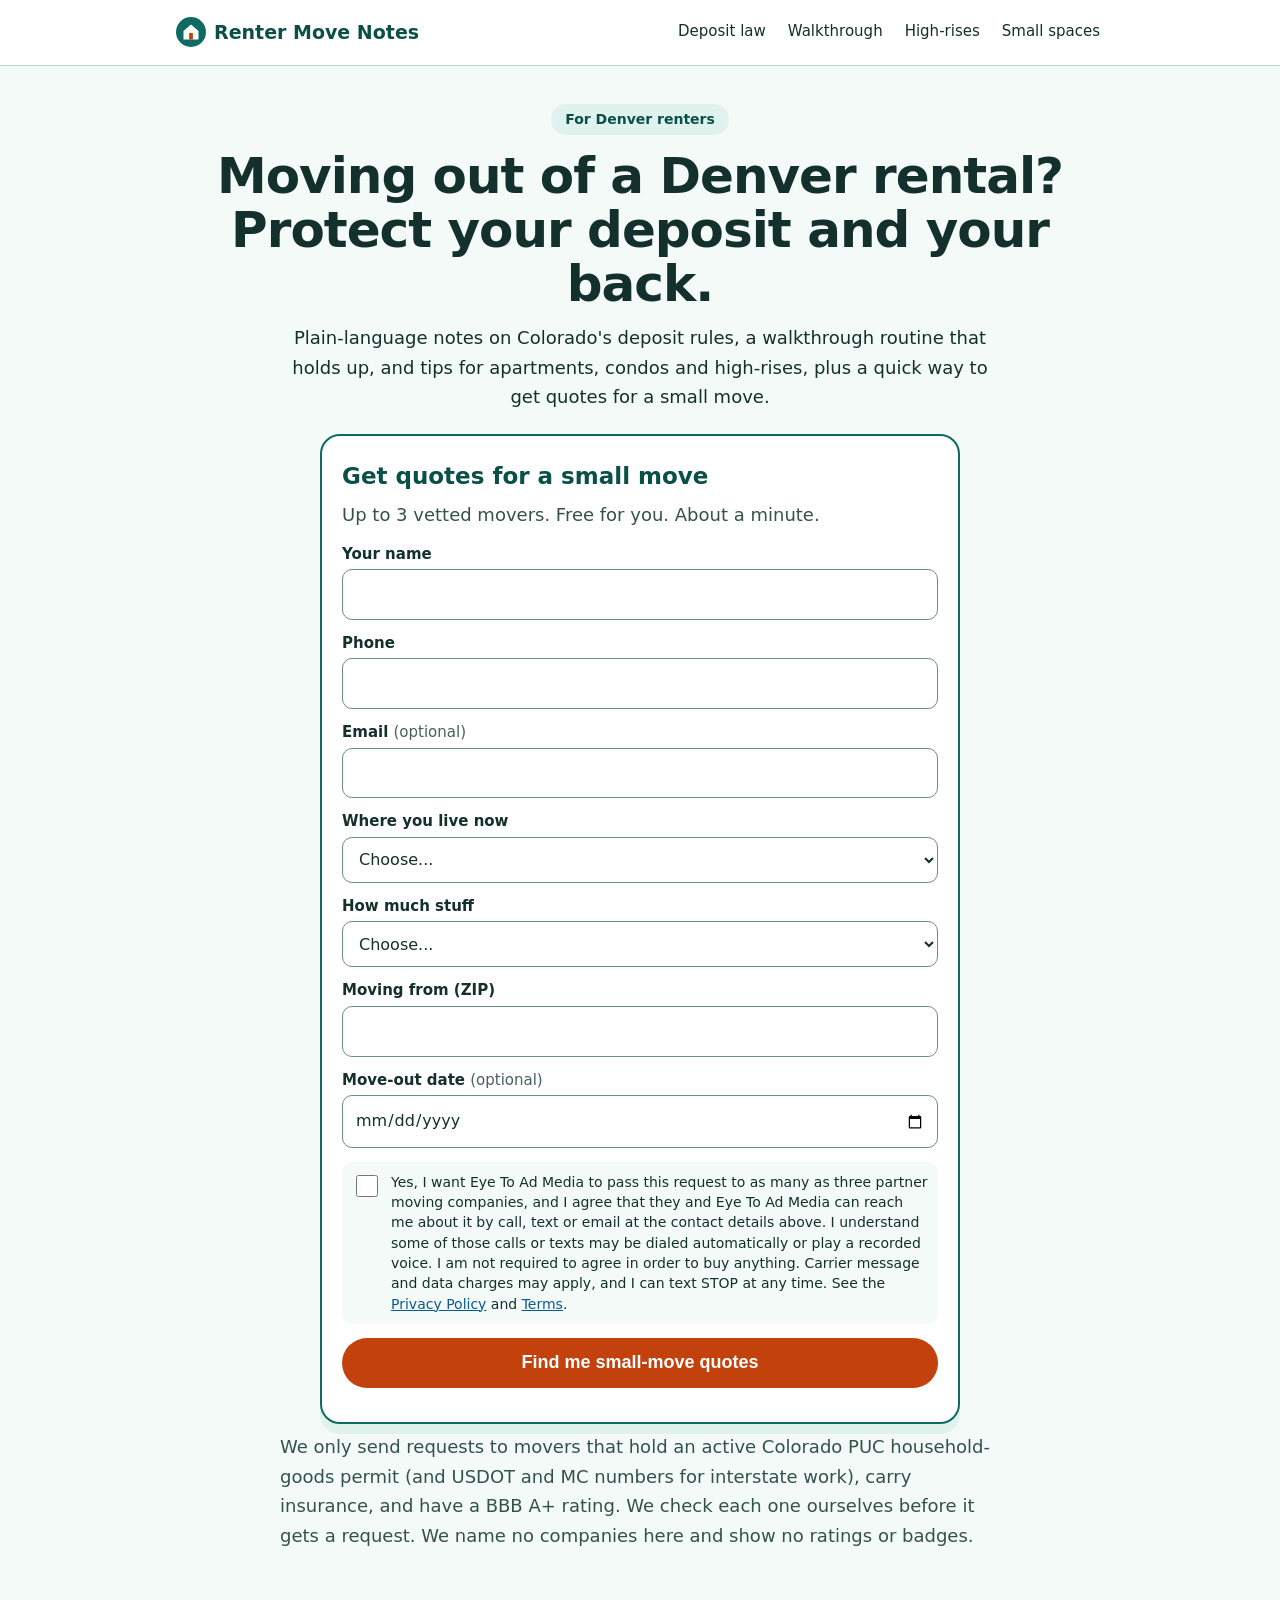
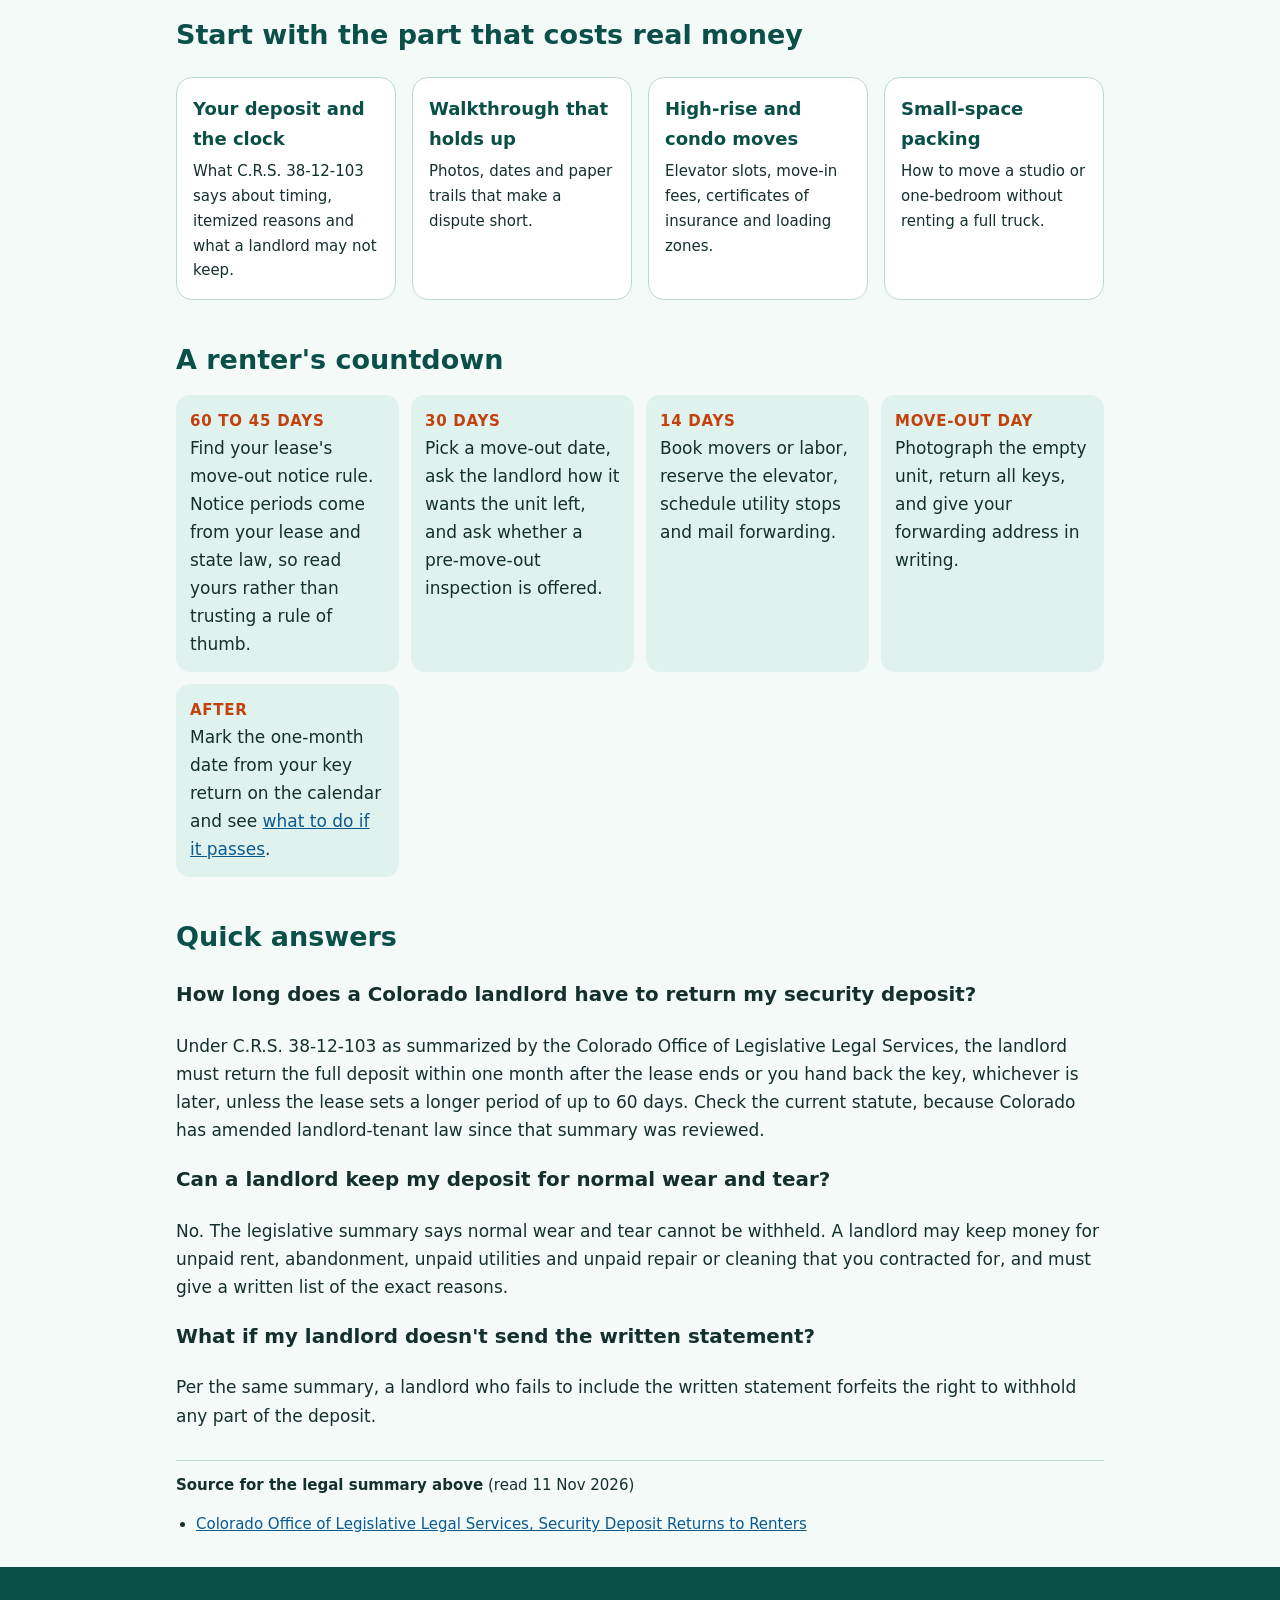
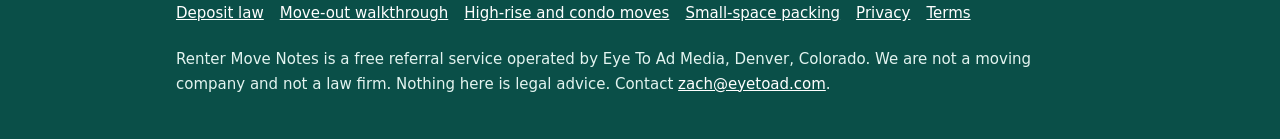
<file: index.html>
<!doctype html>
<html lang="en">
<head>
<meta charset="utf-8">
<meta name="viewport" content="width=device-width,initial-scale=1">
<meta http-equiv="Content-Security-Policy" content="default-src 'self'; script-src 'self'; style-src 'self'; img-src 'self' data:; connect-src https://clients.eyetoad.com; form-action https://clients.eyetoad.com; base-uri 'self'; object-src 'none'; upgrade-insecure-requests">
<meta name="referrer" content="strict-origin-when-cross-origin">
<title>Denver Renter Move-Out Guide: Deposit Law, Walkthrough, Small-Move Quotes</title>
<meta name="description" content="Moving out of a Denver rental? Colorado security deposit rules (C.R.S. 38-12-103), a walkthrough routine, high-rise move tips, and free quotes for small apartment moves.">
<link rel="canonical" href="https://bestdenvermover.com/">
<link rel="icon" href="/assets/icon.svg" type="image/svg+xml">
<link rel="stylesheet" href="/assets/site.css">
<meta property="og:type" content="website">
<meta property="og:title" content="Denver Renter Move-Out Guide: Deposit Law, Walkthrough, Small-Move Quotes">
<meta property="og:description" content="Moving out of a Denver rental? Colorado security deposit rules (C.R.S. 38-12-103), a walkthrough routine, high-rise move tips, and free quotes for small apartment moves.">
<meta property="og:url" content="https://bestdenvermover.com/">
<script type="application/ld+json">
{"@context": "https://schema.org", "@graph": [{"@type": "WebSite", "@id": "https://bestdenvermover.com/#site", "url": "https://bestdenvermover.com/", "name": "Renter Move Notes", "publisher": {"@id": "https://bestdenvermover.com/#org"}}, {"@type": "Organization", "@id": "https://bestdenvermover.com/#org", "name": "Eye To Ad Media", "url": "https://bestdenvermover.com/", "email": "zach@eyetoad.com", "areaServed": "Denver, Colorado"}, {"@type": "Service", "name": "Small-move quote referral for Denver renters", "serviceType": "Moving company referral", "description": "Free referral service for renters and apartment dwellers in Denver that passes a small-move request to up to three vetted movers. Not a moving company.", "provider": {"@id": "https://bestdenvermover.com/#org"}, "areaServed": {"@type": "City", "name": "Denver"}, "offers": {"@type": "Offer", "price": "0", "priceCurrency": "USD"}}, {"@type": "FAQPage", "mainEntity": [{"@type": "Question", "name": "How long does a Colorado landlord have to return my security deposit?", "acceptedAnswer": {"@type": "Answer", "text": "Under C.R.S. 38-12-103 as summarized by the Colorado Office of Legislative Legal Services, the landlord must return the full deposit within one month after the lease ends or you hand back the key, whichever is later, unless the lease sets a longer period of up to 60 days. Check the current statute, because Colorado has amended landlord-tenant law since that summary was reviewed."}}, {"@type": "Question", "name": "Can a landlord keep my deposit for normal wear and tear?", "acceptedAnswer": {"@type": "Answer", "text": "No. The legislative summary says normal wear and tear cannot be withheld. A landlord may keep money for unpaid rent, abandonment, unpaid utilities and unpaid repair or cleaning that you contracted for, and must give a written list of the exact reasons."}}, {"@type": "Question", "name": "What if my landlord doesn't send the written statement?", "acceptedAnswer": {"@type": "Answer", "text": "Per the same summary, a landlord who fails to include the written statement forfeits the right to withhold any part of the deposit."}}]}]}
</script>
</head>
<body>
<a class="skip" href="#main">Skip to content</a>
<header class="top"><div class="in">
<a class="mark" href="/" aria-label="Best Denver Mover home"><svg width="30" height="30" viewBox="0 0 32 32" aria-hidden="true"><circle cx="16" cy="16" r="16" fill="#0f6b62"/><path d="M8 15l8-7 8 7v9H8z" fill="#fff"/><rect x="14" y="17" width="4" height="7" fill="#c2410c"/></svg>Renter Move Notes</a>
<nav aria-label="Main"><a href="/security-deposit-law/">Deposit law</a><a href="/move-out-walkthrough/">Walkthrough</a><a href="/high-rise-and-condo/">High-rises</a><a href="/small-space-packing/">Small spaces</a></nav>
</div></header>
<main id="main">
<div class="wrap"><section class="hero">
<span class="pill">For Denver renters</span>
<h1>Moving out of a Denver rental? Protect your deposit and your back.</h1>
<p>Plain-language notes on Colorado's deposit rules, a walkthrough routine that holds up, and tips for apartments, condos and high-rises, plus a quick way to get quotes for a small move.</p>
<form id="quote" class="sheet-form" action="https://clients.eyetoad.com/lead/send.php" method="post" data-who="up to three local moving companies we have vetted" novalidate>
<h2 id="sheet-fh">Get quotes for a small move</h2>
<p class="sheet-sub">Up to 3 vetted movers. Free for you. About a minute.</p>
<div class="hp" aria-hidden="true"><label for="hp1">Leave this empty</label><input id="hp1" type="text" name="_honey" tabindex="-1" autocomplete="off"></div>
<input type="hidden" name="_t" value="">
<input type="hidden" name="service" value="Renter or apartment small-move quote (Denver)">
<label for="f-name">Your name</label>
<input id="f-name" name="name" type="text" autocomplete="name" required maxlength="80">
<label for="f-phone">Phone</label>
<input id="f-phone" name="phone" type="tel" inputmode="tel" autocomplete="tel" required maxlength="20">
<label for="f-email">Email <span class="opt">(optional)</span></label>
<input id="f-email" name="email" type="email" maxlength="120" autocomplete="email">
<label for="f-type">Where you live now</label>
<select id="f-type" name="building"><option value="">Choose...</option><option>Apartment, no elevator</option><option>Apartment with elevator</option><option>Condo or high-rise</option><option>Townhome</option><option>House</option></select>
<label for="f-size">How much stuff</label>
<select id="f-size" name="size"><option value="">Choose...</option><option>A few boxes and furniture (studio)</option><option>One bedroom</option><option>Two bedrooms</option><option>A single large item or two</option></select>
<label for="f-zip">Moving from (ZIP)</label>
<input id="f-zip" name="from_zip" type="text"  inputmode="numeric" maxlength="5" pattern="[0-9]{5}" autocomplete="postal-code">
<label for="f-date">Move-out date <span class="opt">(optional)</span></label>
<input id="f-date" name="move_date" type="date" maxlength="120" >

<div class="sheet-consent">
<input id="f-consent" type="checkbox" name="consent" value="yes" required>
<label for="f-consent" id="consent-text">Yes, I want Eye To Ad Media to pass this request to as many as three partner moving companies, and I agree that they and Eye To Ad Media can reach me about it by call, text or email at the contact details above. I understand some of those calls or texts may be dialed automatically or play a recorded voice. I am not required to agree in order to buy anything. Carrier message and data charges may apply, and I can text STOP at any time. See the <a href="/privacy/">Privacy Policy</a> and <a href="/terms/">Terms</a>.</label>
</div>
<button class="sheet-btn" type="submit" data-label="Find me small-move quotes">Find me small-move quotes</button>
<p id="form-msg" class="form-msg" role="status" aria-live="polite" tabindex="-1"></p>
</form>
<div id="form-done" class="sheet-done" hidden tabindex="-1"><h2>Got it. Thank you!</h2><p>A person looks it over, then up to three vetted movers get it. Expect a call or text soon, usually within a business day. Use the wait to read the <a href="/move-out-walkthrough/">move-out walkthrough guide</a>.</p></div>
<p class="fine">We only send requests to movers that hold an active Colorado PUC household-goods permit (and USDOT and MC numbers for interstate work), carry insurance, and have a BBB A+ rating. We check each one ourselves before it gets a request. We name no companies here and show no ratings or badges.</p>
</section>
<h2 class="sec">Start with the part that costs real money</h2>
<ul class="cards">
<li><a class="t" href="/security-deposit-law/">Your deposit and the clock</a><p>What C.R.S. 38-12-103 says about timing, itemized reasons and what a landlord may not keep.</p></li>
<li><a class="t" href="/move-out-walkthrough/">Walkthrough that holds up</a><p>Photos, dates and paper trails that make a dispute short.</p></li>
<li><a class="t" href="/high-rise-and-condo/">High-rise and condo moves</a><p>Elevator slots, move-in fees, certificates of insurance and loading zones.</p></li>
<li><a class="t" href="/small-space-packing/">Small-space packing</a><p>How to move a studio or one-bedroom without renting a full truck.</p></li></ul>
<h2 class="sec">A renter's countdown</h2>
<div class="clock">
<div><b>60 to 45 days</b>Find your lease's move-out notice rule. Notice periods come from your lease and state law, so read yours rather than trusting a rule of thumb.</div>
<div><b>30 days</b>Pick a move-out date, ask the landlord how it wants the unit left, and ask whether a pre-move-out inspection is offered.</div>
<div><b>14 days</b>Book movers or labor, reserve the elevator, schedule utility stops and mail forwarding.</div>
<div><b>Move-out day</b>Photograph the empty unit, return all keys, and give your forwarding address in writing.</div>
<div><b>After</b>Mark the one-month date from your key return on the calendar and see <a href="/security-deposit-law/">what to do if it passes</a>.</div></div>
<h2 class="sec">Quick answers</h2>
<h3>How long does a Colorado landlord have to return my security deposit?</h3><p>Under C.R.S. 38-12-103 as summarized by the Colorado Office of Legislative Legal Services, the landlord must return the full deposit within one month after the lease ends or you hand back the key, whichever is later, unless the lease sets a longer period of up to 60 days. Check the current statute, because Colorado has amended landlord-tenant law since that summary was reviewed.</p>
<h3>Can a landlord keep my deposit for normal wear and tear?</h3><p>No. The legislative summary says normal wear and tear cannot be withheld. A landlord may keep money for unpaid rent, abandonment, unpaid utilities and unpaid repair or cleaning that you contracted for, and must give a written list of the exact reasons.</p>
<h3>What if my landlord doesn't send the written statement?</h3><p>Per the same summary, a landlord who fails to include the written statement forfeits the right to withhold any part of the deposit.</p>
<div class="srcs"><strong>Source for the legal summary above</strong> (read 11 Nov 2026)<ul><li><a href="https://content.leg.colorado.gov/sites/default/files/security-deposit-returns-to-renters.pdf" rel="nofollow noopener">Colorado Office of Legislative Legal Services, Security Deposit Returns to Renters</a></li></ul></div>
</div>
</main>
<footer class="foot"><div class="wrap">
<ul class="links"><li><a href="/security-deposit-law/">Deposit law</a></li><li><a href="/move-out-walkthrough/">Move-out walkthrough</a></li><li><a href="/high-rise-and-condo/">High-rise and condo moves</a></li><li><a href="/small-space-packing/">Small-space packing</a></li><li><a href="/privacy/">Privacy</a></li><li><a href="/terms/">Terms</a></li></ul>
<p>Renter Move Notes is a free referral service operated by Eye To Ad Media, Denver, Colorado. We are not a moving company and not a law firm. Nothing here is legal advice. Contact <a href="mailto:zach@eyetoad.com">zach@eyetoad.com</a>.</p>
</div></footer>
<script src="/assets/lead.js" defer></script>
</body>
</html>
</file>
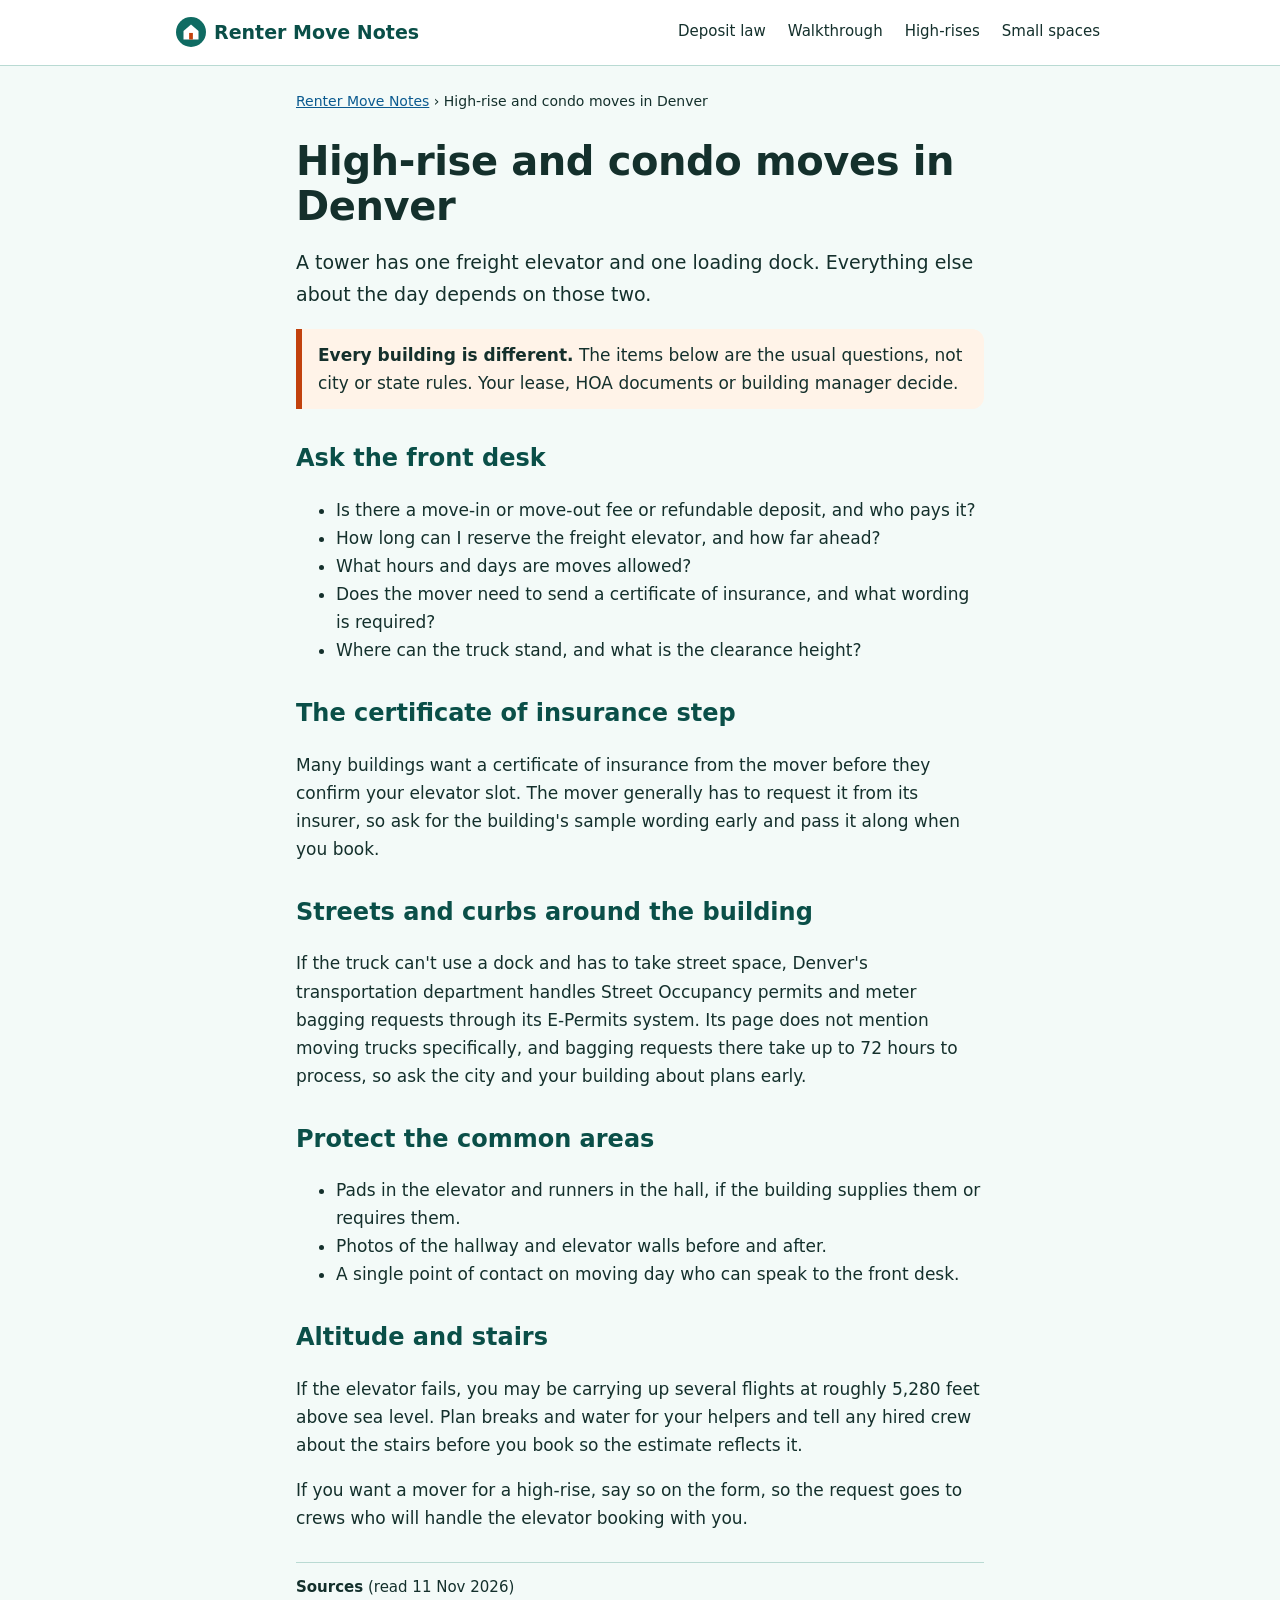
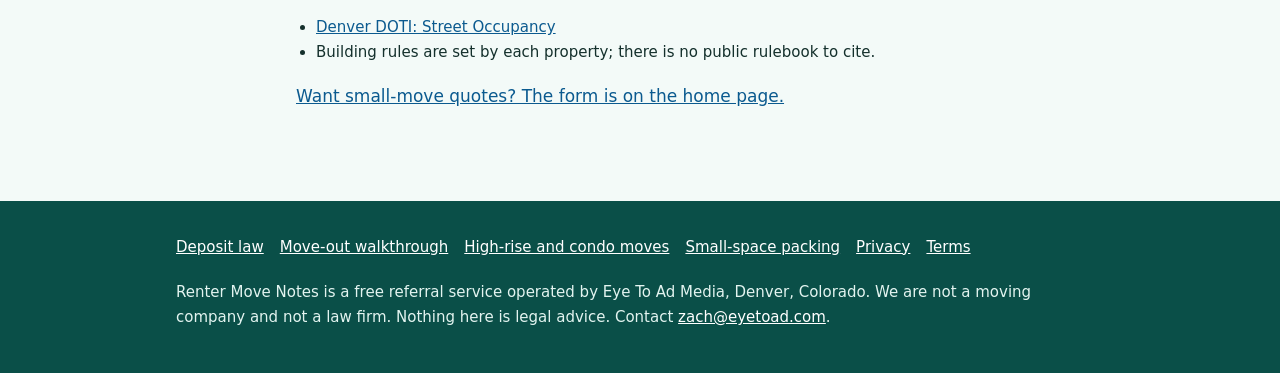
<file: high-rise-and-condo/index.html>
<!doctype html>
<html lang="en">
<head>
<meta charset="utf-8">
<meta name="viewport" content="width=device-width,initial-scale=1">
<meta http-equiv="Content-Security-Policy" content="default-src 'self'; script-src 'self'; style-src 'self'; img-src 'self' data:; form-action 'none'; base-uri 'self'; object-src 'none'; upgrade-insecure-requests">
<meta name="referrer" content="strict-origin-when-cross-origin">
<title>Moving Into or Out of a Denver High-Rise or Condo</title>
<meta name="description" content="What Denver high-rise and condo buildings commonly require for a move: elevator reservation, deposits, certificates of insurance and the loading zone.">
<link rel="canonical" href="https://bestdenvermover.com/high-rise-and-condo/">
<link rel="icon" href="/assets/icon.svg" type="image/svg+xml">
<link rel="stylesheet" href="/assets/site.css">
<meta property="og:type" content="website">
<meta property="og:title" content="Moving Into or Out of a Denver High-Rise or Condo">
<meta property="og:description" content="What Denver high-rise and condo buildings commonly require for a move: elevator reservation, deposits, certificates of insurance and the loading zone.">
<meta property="og:url" content="https://bestdenvermover.com/high-rise-and-condo/">
<script type="application/ld+json">
{"@context": "https://schema.org", "@graph": [{"@type": "WebSite", "@id": "https://bestdenvermover.com/#site", "url": "https://bestdenvermover.com/", "name": "Renter Move Notes", "publisher": {"@id": "https://bestdenvermover.com/#org"}}, {"@type": "Organization", "@id": "https://bestdenvermover.com/#org", "name": "Eye To Ad Media", "url": "https://bestdenvermover.com/", "email": "zach@eyetoad.com", "areaServed": "Denver, Colorado"}, {"@type": "Article", "headline": "High-rise and condo moves in Denver", "description": "What Denver high-rise and condo buildings commonly require for a move: elevator reservation, deposits, certificates of insurance and the loading zone.", "datePublished": "2026-11-11", "dateModified": "2026-11-11", "mainEntityOfPage": "https://bestdenvermover.com/high-rise-and-condo/", "author": {"@id": "https://bestdenvermover.com/#org"}, "publisher": {"@id": "https://bestdenvermover.com/#org"}}]}
</script>
</head>
<body>
<a class="skip" href="#main">Skip to content</a>
<header class="top"><div class="in">
<a class="mark" href="/" aria-label="Best Denver Mover home"><svg width="30" height="30" viewBox="0 0 32 32" aria-hidden="true"><circle cx="16" cy="16" r="16" fill="#0f6b62"/><path d="M8 15l8-7 8 7v9H8z" fill="#fff"/><rect x="14" y="17" width="4" height="7" fill="#c2410c"/></svg>Renter Move Notes</a>
<nav aria-label="Main"><a href="/security-deposit-law/">Deposit law</a><a href="/move-out-walkthrough/">Walkthrough</a><a href="/high-rise-and-condo/">High-rises</a><a href="/small-space-packing/">Small spaces</a></nav>
</div></header>
<main id="main">
<div class="post"><p class="crumb"><a href="/">Renter Move Notes</a> &rsaquo; High-rise and condo moves in Denver</p><h1>High-rise and condo moves in Denver</h1><p class="lede">A tower has one freight elevator and one loading dock. Everything else about the day depends on those two.</p><div class="heads-up"><strong>Every building is different.</strong> The items below are the usual questions, not city or state rules. Your lease, HOA documents or building manager decide.</div>
<h2>Ask the front desk</h2>
<ul><li>Is there a move-in or move-out fee or refundable deposit, and who pays it?</li><li>How long can I reserve the freight elevator, and how far ahead?</li><li>What hours and days are moves allowed?</li><li>Does the mover need to send a certificate of insurance, and what wording is required?</li><li>Where can the truck stand, and what is the clearance height?</li></ul>
<h2>The certificate of insurance step</h2>
<p>Many buildings want a certificate of insurance from the mover before they confirm your elevator slot. The mover generally has to request it from its insurer, so ask for the building's sample wording early and pass it along when you book.</p>
<h2>Streets and curbs around the building</h2>
<p>If the truck can't use a dock and has to take street space, Denver's transportation department handles Street Occupancy permits and meter bagging requests through its E-Permits system. Its page does not mention moving trucks specifically, and bagging requests there take up to 72 hours to process, so ask the city and your building about plans early.</p>
<h2>Protect the common areas</h2>
<ul><li>Pads in the elevator and runners in the hall, if the building supplies them or requires them.</li><li>Photos of the hallway and elevator walls before and after.</li><li>A single point of contact on moving day who can speak to the front desk.</li></ul>
<h2>Altitude and stairs</h2>
<p>If the elevator fails, you may be carrying up several flights at roughly 5,280 feet above sea level. Plan breaks and water for your helpers and tell any hired crew about the stairs before you book so the estimate reflects it.</p>
<p>If you want a mover for a high-rise, say so on the form, so the request goes to crews who will handle the elevator booking with you.</p><div class="srcs"><strong>Sources</strong> (read 11 Nov 2026)<ul><li><a href="https://www.denvergov.org/Government/Agencies-Departments-Offices/Agencies-Departments-Offices-Directory/Department-of-Transportation-and-Infrastructure/Programs-Services/Right-of-Way-Services/Street-Occupancy" rel="nofollow noopener">Denver DOTI: Street Occupancy</a></li><li>Building rules are set by each property; there is no public rulebook to cite.</li></ul></div><p><a href="/">Want small-move quotes? The form is on the home page.</a></p></div>
</main>
<footer class="foot"><div class="wrap">
<ul class="links"><li><a href="/security-deposit-law/">Deposit law</a></li><li><a href="/move-out-walkthrough/">Move-out walkthrough</a></li><li><a href="/high-rise-and-condo/">High-rise and condo moves</a></li><li><a href="/small-space-packing/">Small-space packing</a></li><li><a href="/privacy/">Privacy</a></li><li><a href="/terms/">Terms</a></li></ul>
<p>Renter Move Notes is a free referral service operated by Eye To Ad Media, Denver, Colorado. We are not a moving company and not a law firm. Nothing here is legal advice. Contact <a href="mailto:zach@eyetoad.com">zach@eyetoad.com</a>.</p>
</div></footer>

</body>
</html>
</file>
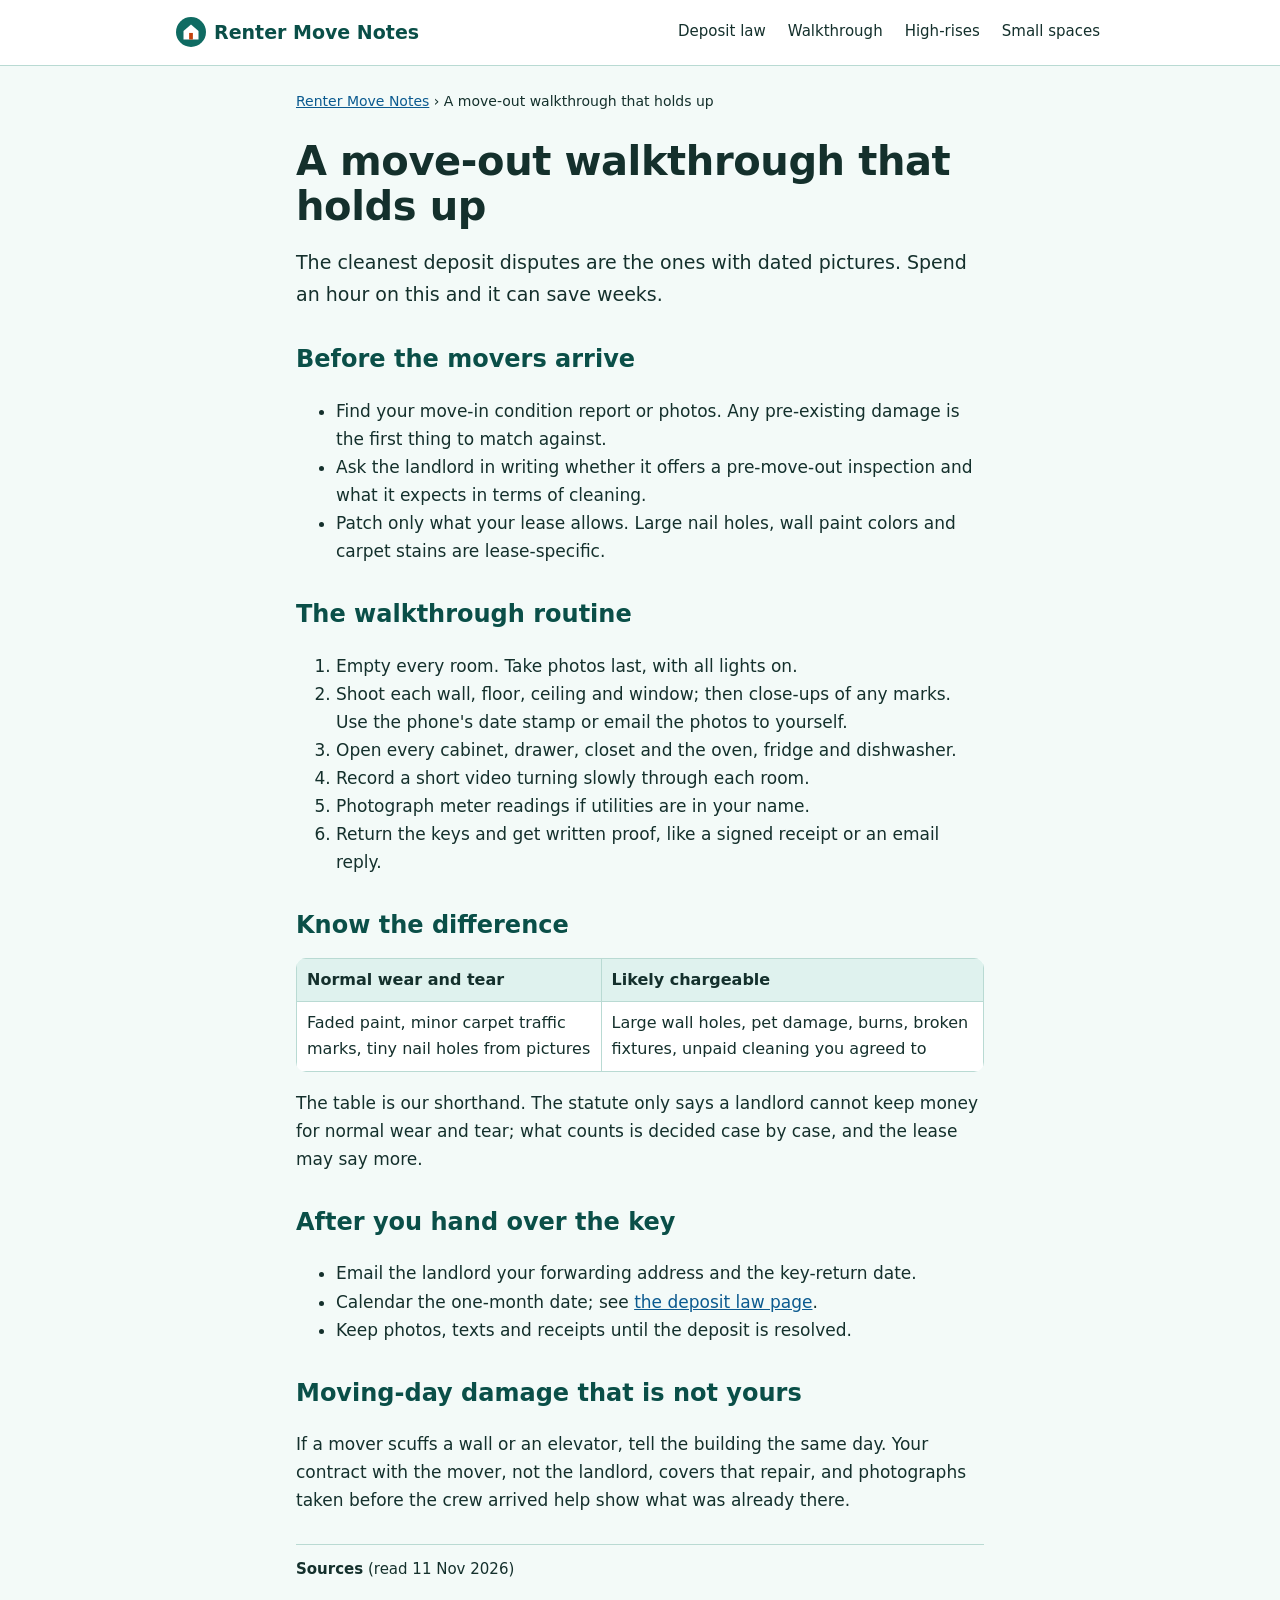
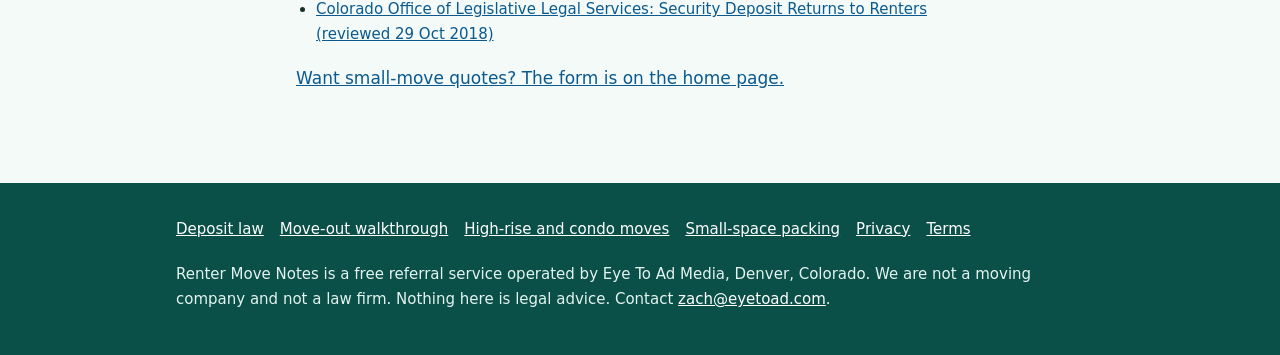
<file: move-out-walkthrough/index.html>
<!doctype html>
<html lang="en">
<head>
<meta charset="utf-8">
<meta name="viewport" content="width=device-width,initial-scale=1">
<meta http-equiv="Content-Security-Policy" content="default-src 'self'; script-src 'self'; style-src 'self'; img-src 'self' data:; form-action 'none'; base-uri 'self'; object-src 'none'; upgrade-insecure-requests">
<meta name="referrer" content="strict-origin-when-cross-origin">
<title>Move-Out Walkthrough Checklist for Denver Renters</title>
<meta name="description" content="How to photograph, document and hand back a Denver rental so a deposit dispute has less to argue about.">
<link rel="canonical" href="https://bestdenvermover.com/move-out-walkthrough/">
<link rel="icon" href="/assets/icon.svg" type="image/svg+xml">
<link rel="stylesheet" href="/assets/site.css">
<meta property="og:type" content="website">
<meta property="og:title" content="Move-Out Walkthrough Checklist for Denver Renters">
<meta property="og:description" content="How to photograph, document and hand back a Denver rental so a deposit dispute has less to argue about.">
<meta property="og:url" content="https://bestdenvermover.com/move-out-walkthrough/">
<script type="application/ld+json">
{"@context": "https://schema.org", "@graph": [{"@type": "WebSite", "@id": "https://bestdenvermover.com/#site", "url": "https://bestdenvermover.com/", "name": "Renter Move Notes", "publisher": {"@id": "https://bestdenvermover.com/#org"}}, {"@type": "Organization", "@id": "https://bestdenvermover.com/#org", "name": "Eye To Ad Media", "url": "https://bestdenvermover.com/", "email": "zach@eyetoad.com", "areaServed": "Denver, Colorado"}, {"@type": "Article", "headline": "A move-out walkthrough that holds up", "description": "How to photograph, document and hand back a Denver rental so a deposit dispute has less to argue about.", "datePublished": "2026-11-11", "dateModified": "2026-11-11", "mainEntityOfPage": "https://bestdenvermover.com/move-out-walkthrough/", "author": {"@id": "https://bestdenvermover.com/#org"}, "publisher": {"@id": "https://bestdenvermover.com/#org"}}]}
</script>
</head>
<body>
<a class="skip" href="#main">Skip to content</a>
<header class="top"><div class="in">
<a class="mark" href="/" aria-label="Best Denver Mover home"><svg width="30" height="30" viewBox="0 0 32 32" aria-hidden="true"><circle cx="16" cy="16" r="16" fill="#0f6b62"/><path d="M8 15l8-7 8 7v9H8z" fill="#fff"/><rect x="14" y="17" width="4" height="7" fill="#c2410c"/></svg>Renter Move Notes</a>
<nav aria-label="Main"><a href="/security-deposit-law/">Deposit law</a><a href="/move-out-walkthrough/">Walkthrough</a><a href="/high-rise-and-condo/">High-rises</a><a href="/small-space-packing/">Small spaces</a></nav>
</div></header>
<main id="main">
<div class="post"><p class="crumb"><a href="/">Renter Move Notes</a> &rsaquo; A move-out walkthrough that holds up</p><h1>A move-out walkthrough that holds up</h1><p class="lede">The cleanest deposit disputes are the ones with dated pictures. Spend an hour on this and it can save weeks.</p><h2>Before the movers arrive</h2>
<ul><li>Find your move-in condition report or photos. Any pre-existing damage is the first thing to match against.</li><li>Ask the landlord in writing whether it offers a pre-move-out inspection and what it expects in terms of cleaning.</li><li>Patch only what your lease allows. Large nail holes, wall paint colors and carpet stains are lease-specific.</li></ul>
<h2>The walkthrough routine</h2>
<ol><li>Empty every room. Take photos last, with all lights on.</li><li>Shoot each wall, floor, ceiling and window; then close-ups of any marks. Use the phone's date stamp or email the photos to yourself.</li><li>Open every cabinet, drawer, closet and the oven, fridge and dishwasher.</li><li>Record a short video turning slowly through each room.</li><li>Photograph meter readings if utilities are in your name.</li><li>Return the keys and get written proof, like a signed receipt or an email reply.</li></ol>
<h2>Know the difference</h2>
<table><tr><th>Normal wear and tear</th><th>Likely chargeable</th></tr>
<tr><td>Faded paint, minor carpet traffic marks, tiny nail holes from pictures</td><td>Large wall holes, pet damage, burns, broken fixtures, unpaid cleaning you agreed to</td></tr></table>
<p>The table is our shorthand. The statute only says a landlord cannot keep money for normal wear and tear; what counts is decided case by case, and the lease may say more.</p>
<h2>After you hand over the key</h2>
<ul><li>Email the landlord your forwarding address and the key-return date.</li><li>Calendar the one-month date; see <a href="/security-deposit-law/">the deposit law page</a>.</li><li>Keep photos, texts and receipts until the deposit is resolved.</li></ul>
<h2>Moving-day damage that is not yours</h2>
<p>If a mover scuffs a wall or an elevator, tell the building the same day. Your contract with the mover, not the landlord, covers that repair, and photographs taken before the crew arrived help show what was already there.</p><div class="srcs"><strong>Sources</strong> (read 11 Nov 2026)<ul><li><a href="https://content.leg.colorado.gov/sites/default/files/security-deposit-returns-to-renters.pdf" rel="nofollow noopener">Colorado Office of Legislative Legal Services: Security Deposit Returns to Renters (reviewed 29 Oct 2018)</a></li></ul></div><p><a href="/">Want small-move quotes? The form is on the home page.</a></p></div>
</main>
<footer class="foot"><div class="wrap">
<ul class="links"><li><a href="/security-deposit-law/">Deposit law</a></li><li><a href="/move-out-walkthrough/">Move-out walkthrough</a></li><li><a href="/high-rise-and-condo/">High-rise and condo moves</a></li><li><a href="/small-space-packing/">Small-space packing</a></li><li><a href="/privacy/">Privacy</a></li><li><a href="/terms/">Terms</a></li></ul>
<p>Renter Move Notes is a free referral service operated by Eye To Ad Media, Denver, Colorado. We are not a moving company and not a law firm. Nothing here is legal advice. Contact <a href="mailto:zach@eyetoad.com">zach@eyetoad.com</a>.</p>
</div></footer>

</body>
</html>
</file>
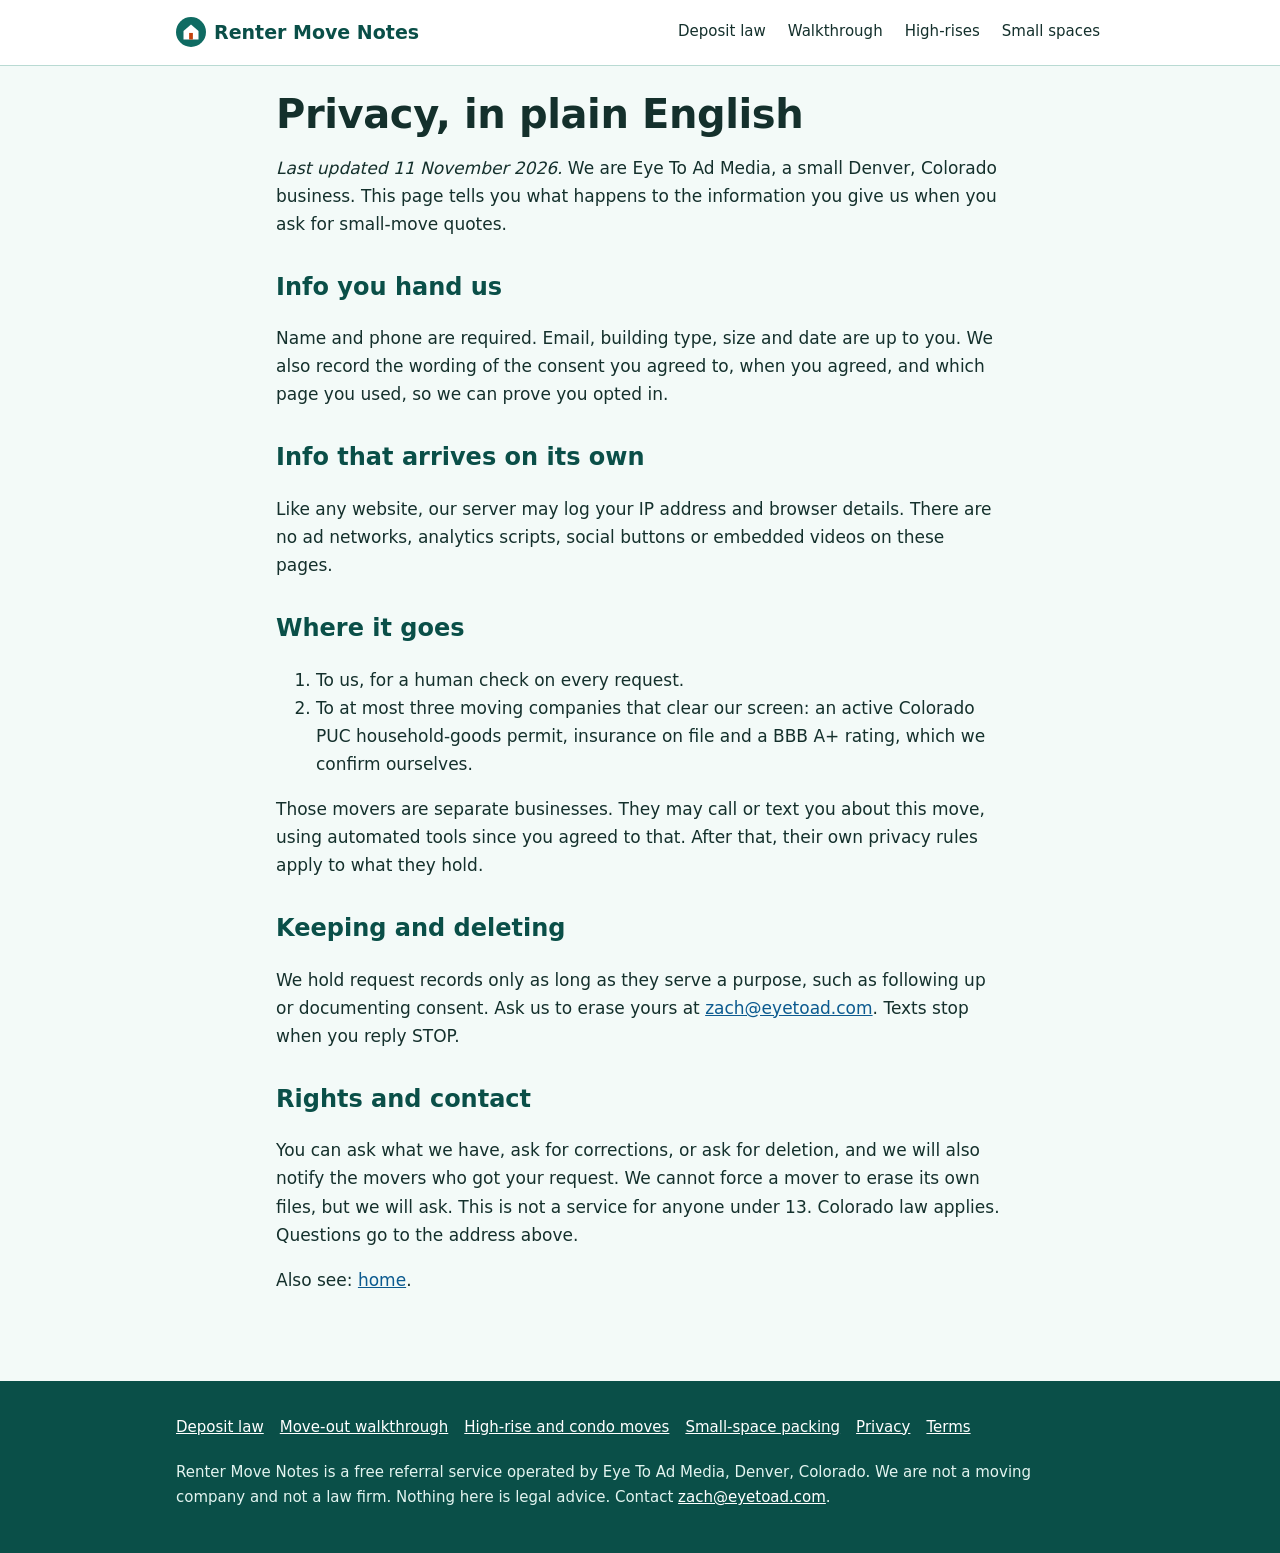
<file: privacy/index.html>
<!doctype html>
<html lang="en">
<head>
<meta charset="utf-8">
<meta name="viewport" content="width=device-width,initial-scale=1">
<meta http-equiv="Content-Security-Policy" content="default-src 'self'; script-src 'self'; style-src 'self'; img-src 'self' data:; form-action 'none'; base-uri 'self'; object-src 'none'; upgrade-insecure-requests">
<meta name="referrer" content="strict-origin-when-cross-origin">
<title>Privacy Policy | Renter Move Notes</title>
<meta name="description" content="Privacy and terms for the referral request form on bestdenvermover.com.">
<meta name="robots" content="noindex,follow">
<link rel="canonical" href="https://bestdenvermover.com/privacy/">
<link rel="icon" href="/assets/icon.svg" type="image/svg+xml">
<link rel="stylesheet" href="/assets/site.css">
<meta property="og:type" content="website">
<meta property="og:title" content="Privacy Policy | Renter Move Notes">
<meta property="og:description" content="Privacy and terms for the referral request form on bestdenvermover.com.">
<meta property="og:url" content="https://bestdenvermover.com/privacy/">
<script type="application/ld+json">
{"@context": "https://schema.org", "@graph": [{"@type": "WebSite", "@id": "https://bestdenvermover.com/#site", "url": "https://bestdenvermover.com/", "name": "Renter Move Notes", "publisher": {"@id": "https://bestdenvermover.com/#org"}}, {"@type": "Organization", "@id": "https://bestdenvermover.com/#org", "name": "Eye To Ad Media", "url": "https://bestdenvermover.com/", "email": "zach@eyetoad.com", "areaServed": "Denver, Colorado"}]}
</script>
</head>
<body>
<a class="skip" href="#main">Skip to content</a>
<header class="top"><div class="in">
<a class="mark" href="/" aria-label="Best Denver Mover home"><svg width="30" height="30" viewBox="0 0 32 32" aria-hidden="true"><circle cx="16" cy="16" r="16" fill="#0f6b62"/><path d="M8 15l8-7 8 7v9H8z" fill="#fff"/><rect x="14" y="17" width="4" height="7" fill="#c2410c"/></svg>Renter Move Notes</a>
<nav aria-label="Main"><a href="/security-deposit-law/">Deposit law</a><a href="/move-out-walkthrough/">Walkthrough</a><a href="/high-rise-and-condo/">High-rises</a><a href="/small-space-packing/">Small spaces</a></nav>
</div></header>
<main id="main">
<div class="legal art post doc"><h1>Privacy, in plain English</h1>
<p><em>Last updated 11 November 2026.</em> We are Eye To Ad Media, a small Denver, Colorado business. This page tells you what happens to the information you give us when you ask for small-move quotes.</p>
<h2>Info you hand us</h2>
<p>Name and phone are required. Email, building type, size and date are up to you. We also record the wording of the consent you agreed to, when you agreed, and which page you used, so we can prove you opted in.</p>
<h2>Info that arrives on its own</h2>
<p>Like any website, our server may log your IP address and browser details. There are no ad networks, analytics scripts, social buttons or embedded videos on these pages.</p>
<h2>Where it goes</h2>
<ol><li>To us, for a human check on every request.</li><li>To at most three moving companies that clear our screen: an active Colorado PUC household-goods permit, insurance on file and a BBB A+ rating, which we confirm ourselves.</li></ol>
<p>Those movers are separate businesses. They may call or text you about this move, using automated tools since you agreed to that. After that, their own privacy rules apply to what they hold.</p>
<h2>Keeping and deleting</h2>
<p>We hold request records only as long as they serve a purpose, such as following up or documenting consent. Ask us to erase yours at <a href="mailto:zach@eyetoad.com">zach@eyetoad.com</a>. Texts stop when you reply STOP.</p>
<h2>Rights and contact</h2>
<p>You can ask what we have, ask for corrections, or ask for deletion, and we will also notify the movers who got your request. We cannot force a mover to erase its own files, but we will ask. This is not a service for anyone under 13. Colorado law applies. Questions go to the address above.</p><p>Also see: <a href="/">home</a>.</p></div>
</main>
<footer class="foot"><div class="wrap">
<ul class="links"><li><a href="/security-deposit-law/">Deposit law</a></li><li><a href="/move-out-walkthrough/">Move-out walkthrough</a></li><li><a href="/high-rise-and-condo/">High-rise and condo moves</a></li><li><a href="/small-space-packing/">Small-space packing</a></li><li><a href="/privacy/">Privacy</a></li><li><a href="/terms/">Terms</a></li></ul>
<p>Renter Move Notes is a free referral service operated by Eye To Ad Media, Denver, Colorado. We are not a moving company and not a law firm. Nothing here is legal advice. Contact <a href="mailto:zach@eyetoad.com">zach@eyetoad.com</a>.</p>
</div></footer>

</body>
</html>
</file>
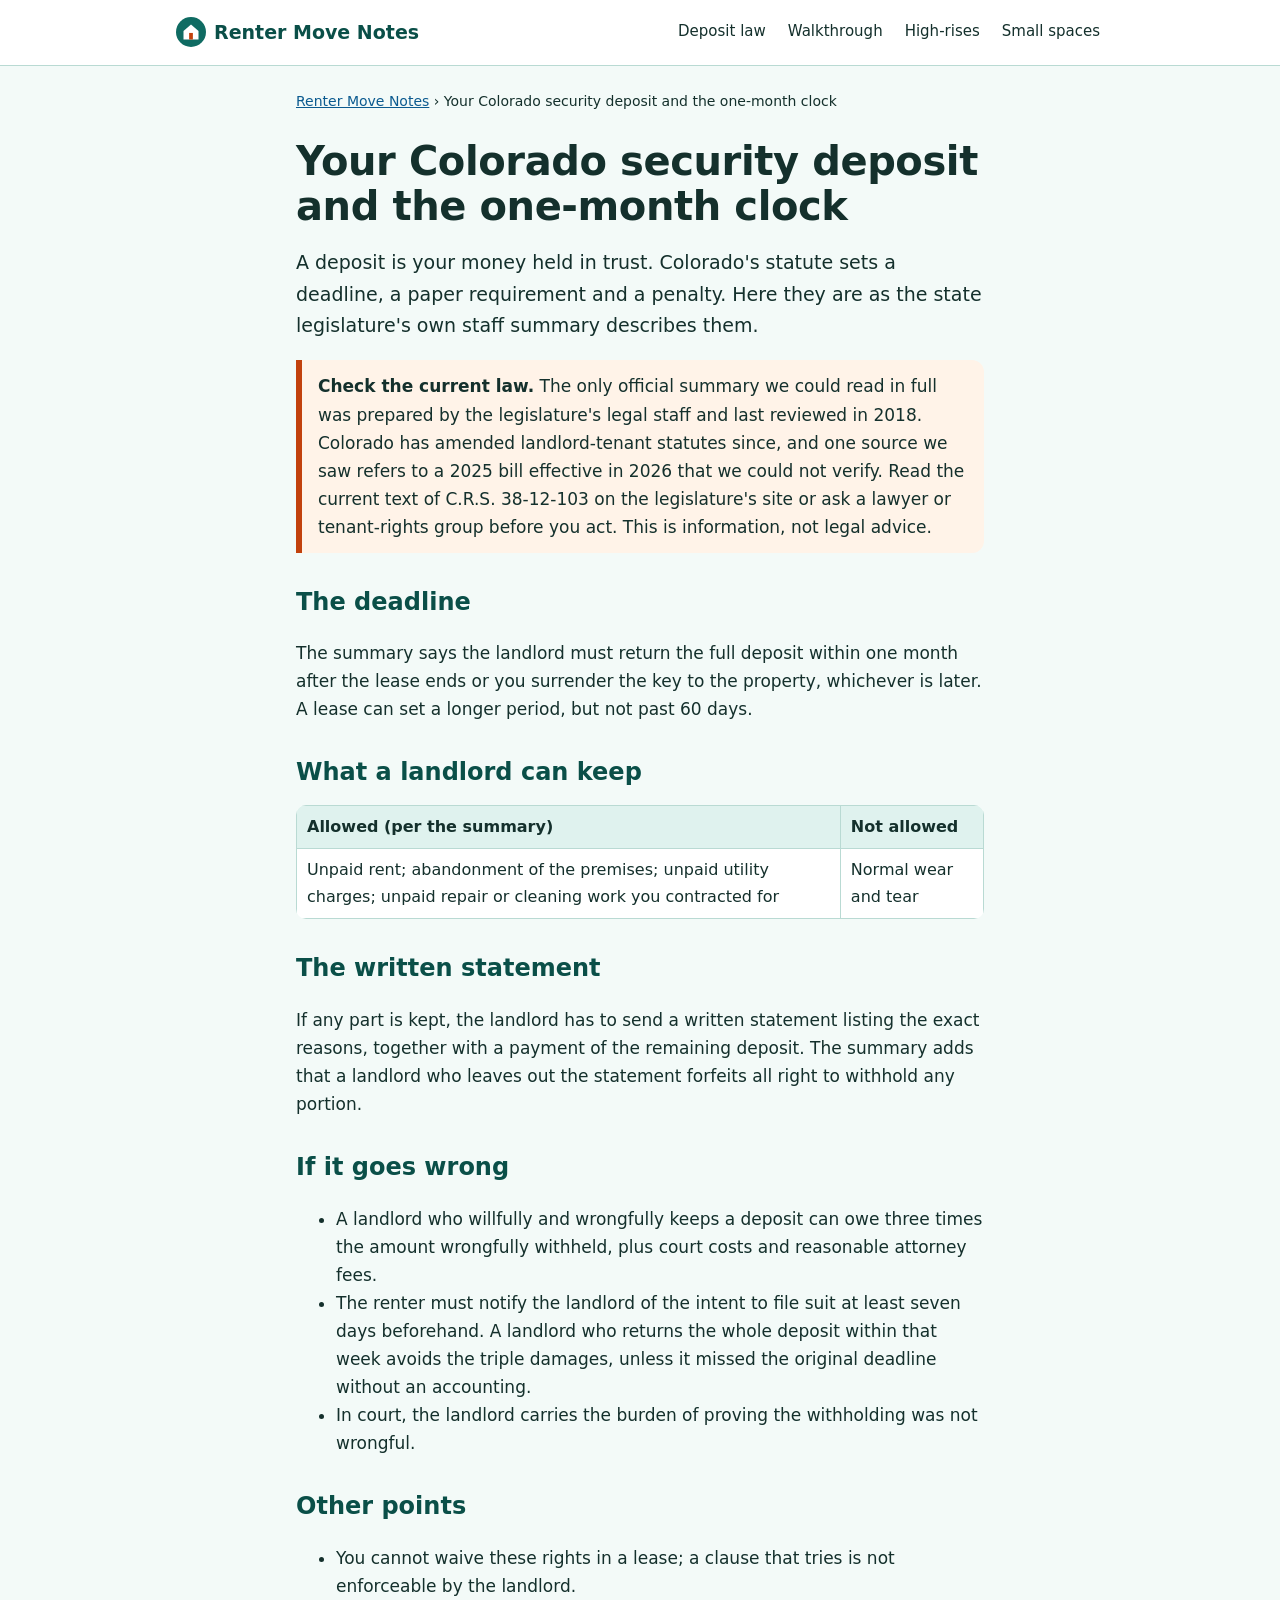
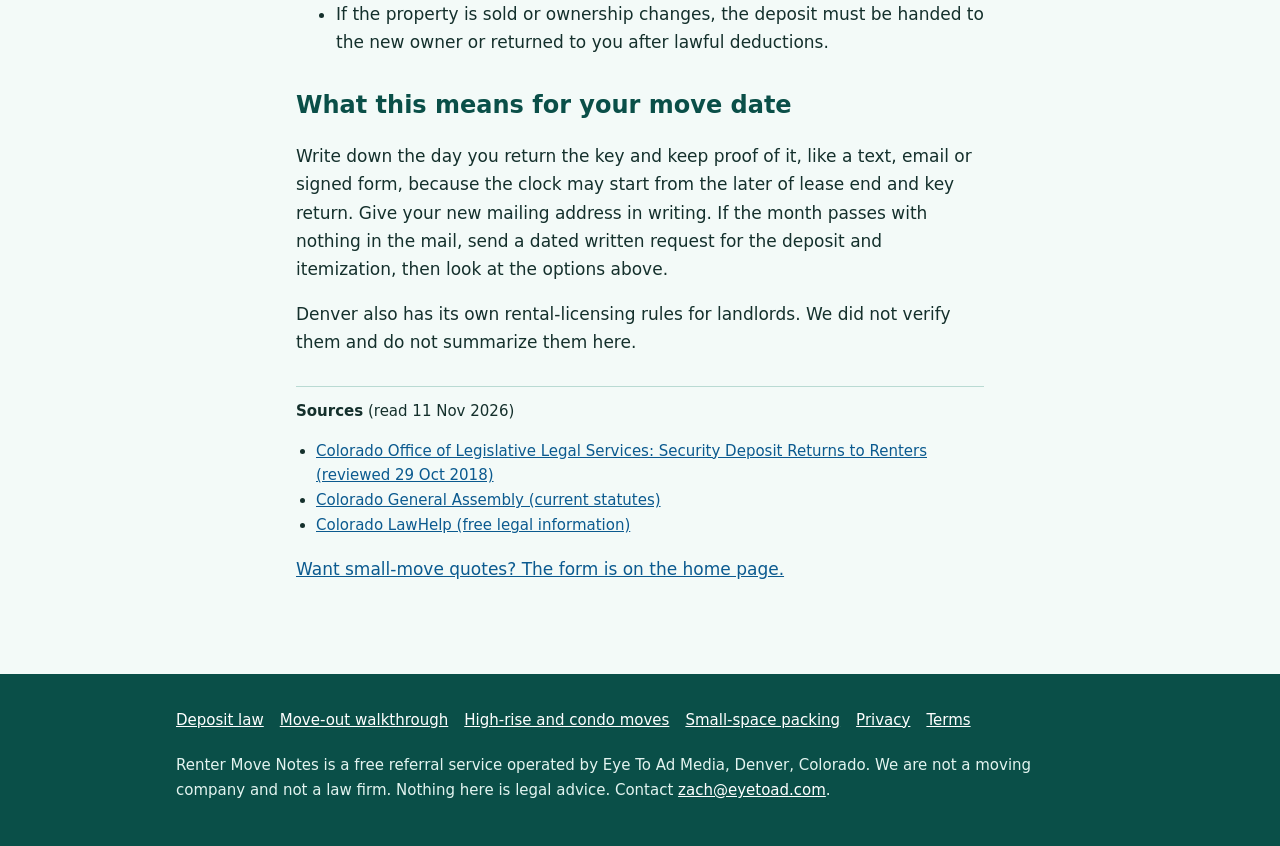
<file: security-deposit-law/index.html>
<!doctype html>
<html lang="en">
<head>
<meta charset="utf-8">
<meta name="viewport" content="width=device-width,initial-scale=1">
<meta http-equiv="Content-Security-Policy" content="default-src 'self'; script-src 'self'; style-src 'self'; img-src 'self' data:; form-action 'none'; base-uri 'self'; object-src 'none'; upgrade-insecure-requests">
<meta name="referrer" content="strict-origin-when-cross-origin">
<title>Colorado Security Deposit Law (C.R.S. 38-12-103) for Denver Renters</title>
<meta name="description" content="What Colorado&#x27;s security deposit statute says about the return deadline, the written statement of deductions, wear and tear, and tenant remedies.">
<link rel="canonical" href="https://bestdenvermover.com/security-deposit-law/">
<link rel="icon" href="/assets/icon.svg" type="image/svg+xml">
<link rel="stylesheet" href="/assets/site.css">
<meta property="og:type" content="website">
<meta property="og:title" content="Colorado Security Deposit Law (C.R.S. 38-12-103) for Denver Renters">
<meta property="og:description" content="What Colorado&#x27;s security deposit statute says about the return deadline, the written statement of deductions, wear and tear, and tenant remedies.">
<meta property="og:url" content="https://bestdenvermover.com/security-deposit-law/">
<script type="application/ld+json">
{"@context": "https://schema.org", "@graph": [{"@type": "WebSite", "@id": "https://bestdenvermover.com/#site", "url": "https://bestdenvermover.com/", "name": "Renter Move Notes", "publisher": {"@id": "https://bestdenvermover.com/#org"}}, {"@type": "Organization", "@id": "https://bestdenvermover.com/#org", "name": "Eye To Ad Media", "url": "https://bestdenvermover.com/", "email": "zach@eyetoad.com", "areaServed": "Denver, Colorado"}, {"@type": "Article", "headline": "Your Colorado security deposit and the one-month clock", "description": "What Colorado's security deposit statute says about the return deadline, the written statement of deductions, wear and tear, and tenant remedies.", "datePublished": "2026-11-11", "dateModified": "2026-11-11", "mainEntityOfPage": "https://bestdenvermover.com/security-deposit-law/", "author": {"@id": "https://bestdenvermover.com/#org"}, "publisher": {"@id": "https://bestdenvermover.com/#org"}}, {"@type": "FAQPage", "mainEntity": [{"@type": "Question", "name": "How long does a Colorado landlord have to return my security deposit?", "acceptedAnswer": {"@type": "Answer", "text": "Under C.R.S. 38-12-103 as summarized by the Colorado Office of Legislative Legal Services, the landlord must return the full deposit within one month after the lease ends or you hand back the key, whichever is later, unless the lease sets a longer period of up to 60 days. Check the current statute, because Colorado has amended landlord-tenant law since that summary was reviewed."}}, {"@type": "Question", "name": "Can a landlord keep my deposit for normal wear and tear?", "acceptedAnswer": {"@type": "Answer", "text": "No. The legislative summary says normal wear and tear cannot be withheld. A landlord may keep money for unpaid rent, abandonment, unpaid utilities and unpaid repair or cleaning that you contracted for, and must give a written list of the exact reasons."}}, {"@type": "Question", "name": "What if my landlord doesn't send the written statement?", "acceptedAnswer": {"@type": "Answer", "text": "Per the same summary, a landlord who fails to include the written statement forfeits the right to withhold any part of the deposit."}}]}]}
</script>
</head>
<body>
<a class="skip" href="#main">Skip to content</a>
<header class="top"><div class="in">
<a class="mark" href="/" aria-label="Best Denver Mover home"><svg width="30" height="30" viewBox="0 0 32 32" aria-hidden="true"><circle cx="16" cy="16" r="16" fill="#0f6b62"/><path d="M8 15l8-7 8 7v9H8z" fill="#fff"/><rect x="14" y="17" width="4" height="7" fill="#c2410c"/></svg>Renter Move Notes</a>
<nav aria-label="Main"><a href="/security-deposit-law/">Deposit law</a><a href="/move-out-walkthrough/">Walkthrough</a><a href="/high-rise-and-condo/">High-rises</a><a href="/small-space-packing/">Small spaces</a></nav>
</div></header>
<main id="main">
<div class="post"><p class="crumb"><a href="/">Renter Move Notes</a> &rsaquo; Your Colorado security deposit and the one-month clock</p><h1>Your Colorado security deposit and the one-month clock</h1><p class="lede">A deposit is your money held in trust. Colorado's statute sets a deadline, a paper requirement and a penalty. Here they are as the state legislature's own staff summary describes them.</p><div class="heads-up"><strong>Check the current law.</strong> The only official summary we could read in full was prepared by the legislature's legal staff and last reviewed in 2018. Colorado has amended landlord-tenant statutes since, and one source we saw refers to a 2025 bill effective in 2026 that we could not verify. Read the current text of C.R.S. 38-12-103 on the legislature's site or ask a lawyer or tenant-rights group before you act. This is information, not legal advice.</div>
<h2>The deadline</h2>
<p>The summary says the landlord must return the full deposit within one month after the lease ends or you surrender the key to the property, whichever is later. A lease can set a longer period, but not past 60 days.</p>
<h2>What a landlord can keep</h2>
<table><tr><th>Allowed (per the summary)</th><th>Not allowed</th></tr>
<tr><td>Unpaid rent; abandonment of the premises; unpaid utility charges; unpaid repair or cleaning work you contracted for</td><td>Normal wear and tear</td></tr></table>
<h2>The written statement</h2>
<p>If any part is kept, the landlord has to send a written statement listing the exact reasons, together with a payment of the remaining deposit. The summary adds that a landlord who leaves out the statement forfeits all right to withhold any portion.</p>
<h2>If it goes wrong</h2>
<ul><li>A landlord who willfully and wrongfully keeps a deposit can owe three times the amount wrongfully withheld, plus court costs and reasonable attorney fees.</li><li>The renter must notify the landlord of the intent to file suit at least seven days beforehand. A landlord who returns the whole deposit within that week avoids the triple damages, unless it missed the original deadline without an accounting.</li><li>In court, the landlord carries the burden of proving the withholding was not wrongful.</li></ul>
<h2>Other points</h2>
<ul><li>You cannot waive these rights in a lease; a clause that tries is not enforceable by the landlord.</li><li>If the property is sold or ownership changes, the deposit must be handed to the new owner or returned to you after lawful deductions.</li></ul>
<h2>What this means for your move date</h2>
<p>Write down the day you return the key and keep proof of it, like a text, email or signed form, because the clock may start from the later of lease end and key return. Give your new mailing address in writing. If the month passes with nothing in the mail, send a dated written request for the deposit and itemization, then look at the options above.</p>
<p>Denver also has its own rental-licensing rules for landlords. We did not verify them and do not summarize them here.</p><div class="srcs"><strong>Sources</strong> (read 11 Nov 2026)<ul><li><a href="https://content.leg.colorado.gov/sites/default/files/security-deposit-returns-to-renters.pdf" rel="nofollow noopener">Colorado Office of Legislative Legal Services: Security Deposit Returns to Renters (reviewed 29 Oct 2018)</a></li><li><a href="https://leg.colorado.gov" rel="nofollow noopener">Colorado General Assembly (current statutes)</a></li><li><a href="https://lawhelp.colorado.gov" rel="nofollow noopener">Colorado LawHelp (free legal information)</a></li></ul></div><p><a href="/">Want small-move quotes? The form is on the home page.</a></p></div>
</main>
<footer class="foot"><div class="wrap">
<ul class="links"><li><a href="/security-deposit-law/">Deposit law</a></li><li><a href="/move-out-walkthrough/">Move-out walkthrough</a></li><li><a href="/high-rise-and-condo/">High-rise and condo moves</a></li><li><a href="/small-space-packing/">Small-space packing</a></li><li><a href="/privacy/">Privacy</a></li><li><a href="/terms/">Terms</a></li></ul>
<p>Renter Move Notes is a free referral service operated by Eye To Ad Media, Denver, Colorado. We are not a moving company and not a law firm. Nothing here is legal advice. Contact <a href="mailto:zach@eyetoad.com">zach@eyetoad.com</a>.</p>
</div></footer>

</body>
</html>
</file>
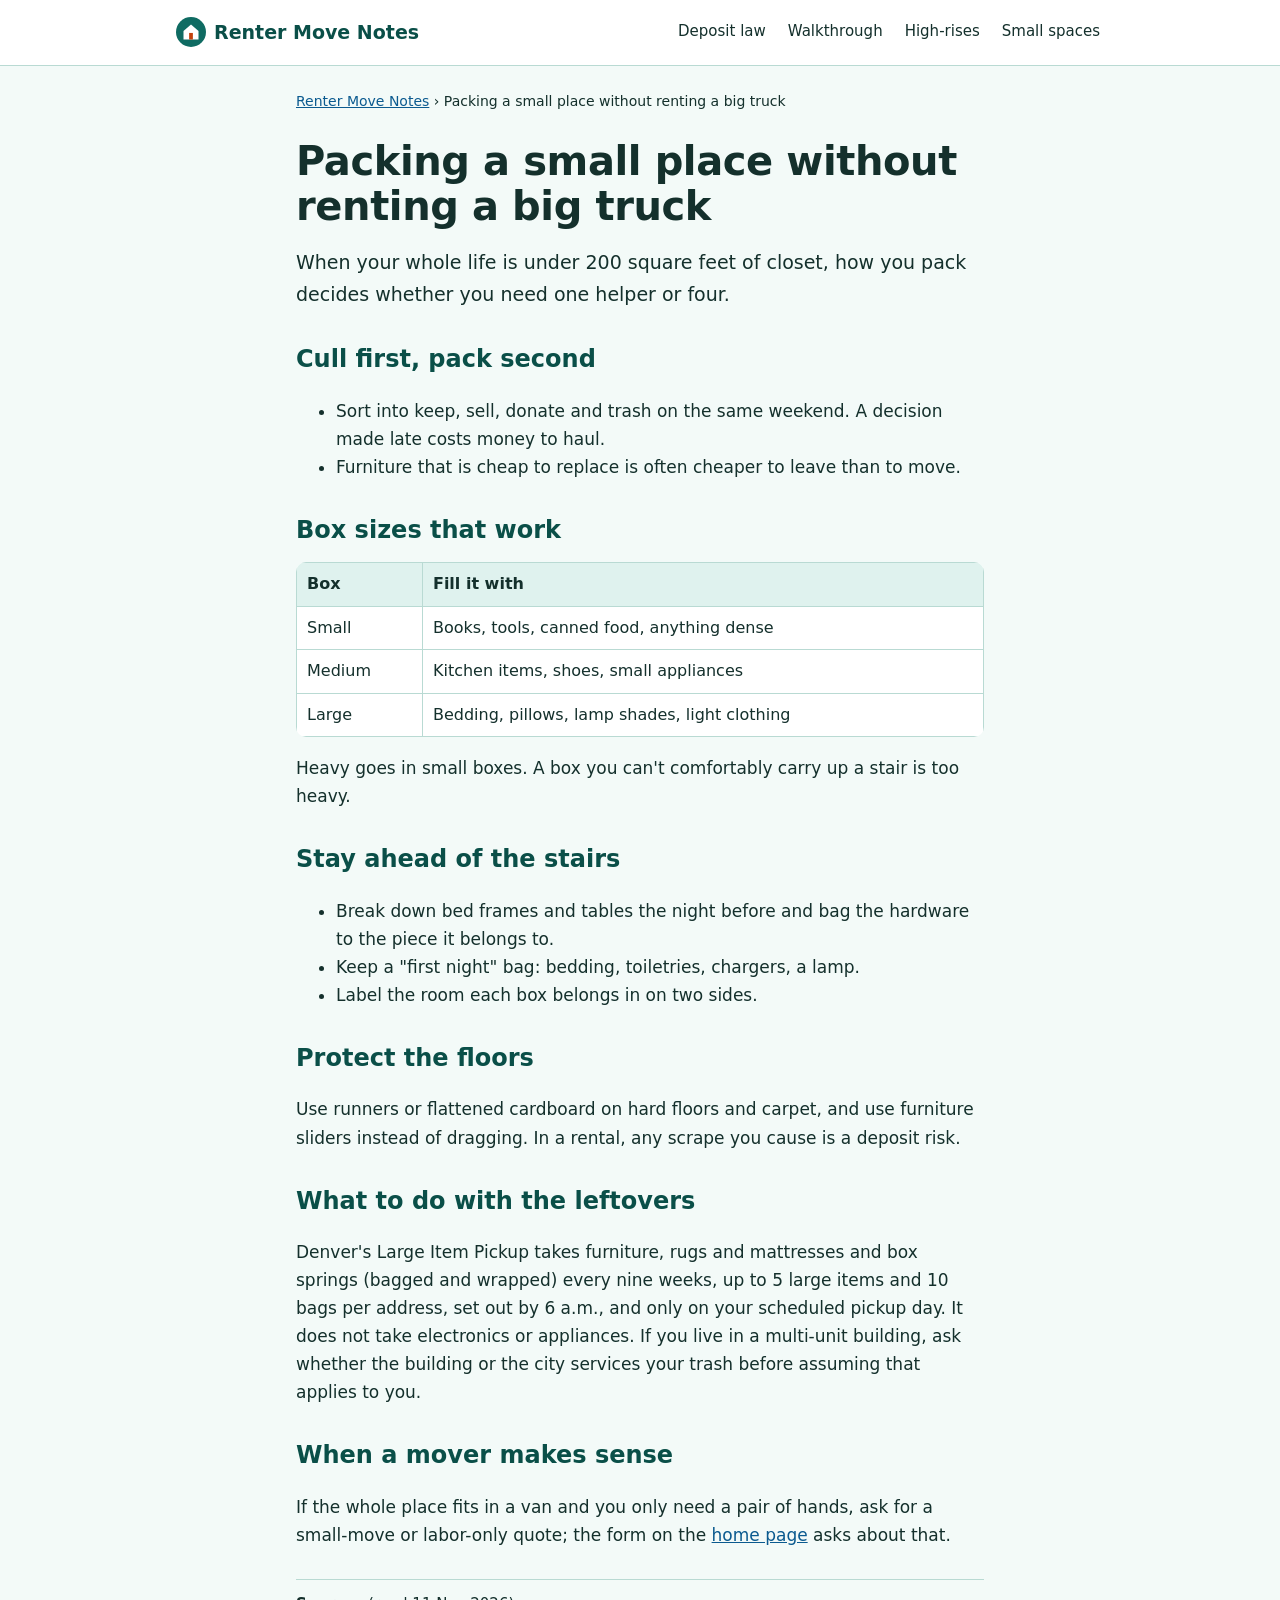
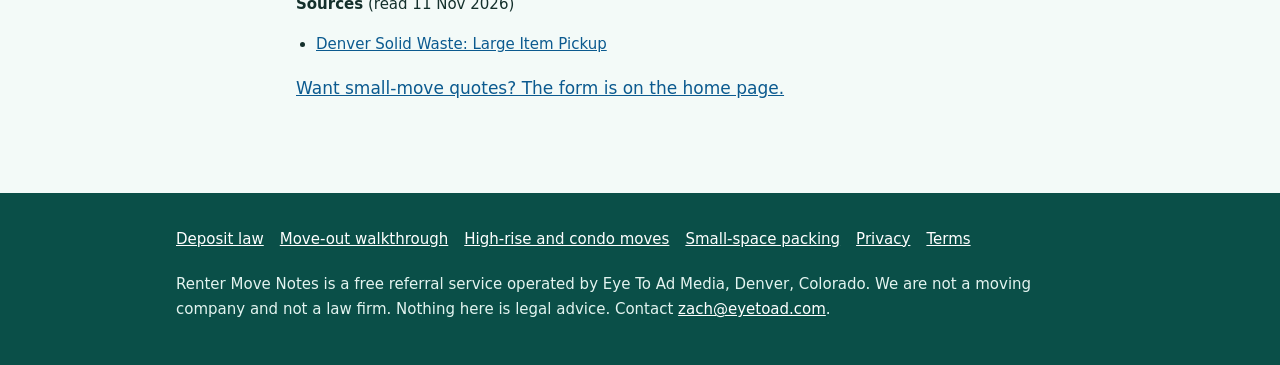
<file: small-space-packing/index.html>
<!doctype html>
<html lang="en">
<head>
<meta charset="utf-8">
<meta name="viewport" content="width=device-width,initial-scale=1">
<meta http-equiv="Content-Security-Policy" content="default-src 'self'; script-src 'self'; style-src 'self'; img-src 'self' data:; form-action 'none'; base-uri 'self'; object-src 'none'; upgrade-insecure-requests">
<meta name="referrer" content="strict-origin-when-cross-origin">
<title>Packing a Studio or One-Bedroom for a Small Denver Move</title>
<meta name="description" content="Smart packing for a small Denver move: what to ship, what to sell, how to protect floors and how Denver&#x27;s Large Item Pickup handles the leftovers.">
<link rel="canonical" href="https://bestdenvermover.com/small-space-packing/">
<link rel="icon" href="/assets/icon.svg" type="image/svg+xml">
<link rel="stylesheet" href="/assets/site.css">
<meta property="og:type" content="website">
<meta property="og:title" content="Packing a Studio or One-Bedroom for a Small Denver Move">
<meta property="og:description" content="Smart packing for a small Denver move: what to ship, what to sell, how to protect floors and how Denver&#x27;s Large Item Pickup handles the leftovers.">
<meta property="og:url" content="https://bestdenvermover.com/small-space-packing/">
<script type="application/ld+json">
{"@context": "https://schema.org", "@graph": [{"@type": "WebSite", "@id": "https://bestdenvermover.com/#site", "url": "https://bestdenvermover.com/", "name": "Renter Move Notes", "publisher": {"@id": "https://bestdenvermover.com/#org"}}, {"@type": "Organization", "@id": "https://bestdenvermover.com/#org", "name": "Eye To Ad Media", "url": "https://bestdenvermover.com/", "email": "zach@eyetoad.com", "areaServed": "Denver, Colorado"}, {"@type": "Article", "headline": "Packing a small place without renting a big truck", "description": "Smart packing for a small Denver move: what to ship, what to sell, how to protect floors and how Denver's Large Item Pickup handles the leftovers.", "datePublished": "2026-11-11", "dateModified": "2026-11-11", "mainEntityOfPage": "https://bestdenvermover.com/small-space-packing/", "author": {"@id": "https://bestdenvermover.com/#org"}, "publisher": {"@id": "https://bestdenvermover.com/#org"}}]}
</script>
</head>
<body>
<a class="skip" href="#main">Skip to content</a>
<header class="top"><div class="in">
<a class="mark" href="/" aria-label="Best Denver Mover home"><svg width="30" height="30" viewBox="0 0 32 32" aria-hidden="true"><circle cx="16" cy="16" r="16" fill="#0f6b62"/><path d="M8 15l8-7 8 7v9H8z" fill="#fff"/><rect x="14" y="17" width="4" height="7" fill="#c2410c"/></svg>Renter Move Notes</a>
<nav aria-label="Main"><a href="/security-deposit-law/">Deposit law</a><a href="/move-out-walkthrough/">Walkthrough</a><a href="/high-rise-and-condo/">High-rises</a><a href="/small-space-packing/">Small spaces</a></nav>
</div></header>
<main id="main">
<div class="post"><p class="crumb"><a href="/">Renter Move Notes</a> &rsaquo; Packing a small place without renting a big truck</p><h1>Packing a small place without renting a big truck</h1><p class="lede">When your whole life is under 200 square feet of closet, how you pack decides whether you need one helper or four.</p><h2>Cull first, pack second</h2>
<ul><li>Sort into keep, sell, donate and trash on the same weekend. A decision made late costs money to haul.</li><li>Furniture that is cheap to replace is often cheaper to leave than to move.</li></ul>
<h2>Box sizes that work</h2>
<table><tr><th>Box</th><th>Fill it with</th></tr>
<tr><td>Small</td><td>Books, tools, canned food, anything dense</td></tr>
<tr><td>Medium</td><td>Kitchen items, shoes, small appliances</td></tr>
<tr><td>Large</td><td>Bedding, pillows, lamp shades, light clothing</td></tr></table>
<p>Heavy goes in small boxes. A box you can't comfortably carry up a stair is too heavy.</p>
<h2>Stay ahead of the stairs</h2>
<ul><li>Break down bed frames and tables the night before and bag the hardware to the piece it belongs to.</li><li>Keep a "first night" bag: bedding, toiletries, chargers, a lamp.</li><li>Label the room each box belongs in on two sides.</li></ul>
<h2>Protect the floors</h2>
<p>Use runners or flattened cardboard on hard floors and carpet, and use furniture sliders instead of dragging. In a rental, any scrape you cause is a deposit risk.</p>
<h2>What to do with the leftovers</h2>
<p>Denver's Large Item Pickup takes furniture, rugs and mattresses and box springs (bagged and wrapped) every nine weeks, up to 5 large items and 10 bags per address, set out by 6 a.m., and only on your scheduled pickup day. It does not take electronics or appliances. If you live in a multi-unit building, ask whether the building or the city services your trash before assuming that applies to you.</p>
<h2>When a mover makes sense</h2>
<p>If the whole place fits in a van and you only need a pair of hands, ask for a small-move or labor-only quote; the form on the <a href="/">home page</a> asks about that.</p><div class="srcs"><strong>Sources</strong> (read 11 Nov 2026)<ul><li><a href="https://denvergov.org/My-Property/Recycle-Compost-Trash/Large-Item-Pickup" rel="nofollow noopener">Denver Solid Waste: Large Item Pickup</a></li></ul></div><p><a href="/">Want small-move quotes? The form is on the home page.</a></p></div>
</main>
<footer class="foot"><div class="wrap">
<ul class="links"><li><a href="/security-deposit-law/">Deposit law</a></li><li><a href="/move-out-walkthrough/">Move-out walkthrough</a></li><li><a href="/high-rise-and-condo/">High-rise and condo moves</a></li><li><a href="/small-space-packing/">Small-space packing</a></li><li><a href="/privacy/">Privacy</a></li><li><a href="/terms/">Terms</a></li></ul>
<p>Renter Move Notes is a free referral service operated by Eye To Ad Media, Denver, Colorado. We are not a moving company and not a law firm. Nothing here is legal advice. Contact <a href="mailto:zach@eyetoad.com">zach@eyetoad.com</a>.</p>
</div></footer>

</body>
</html>
</file>
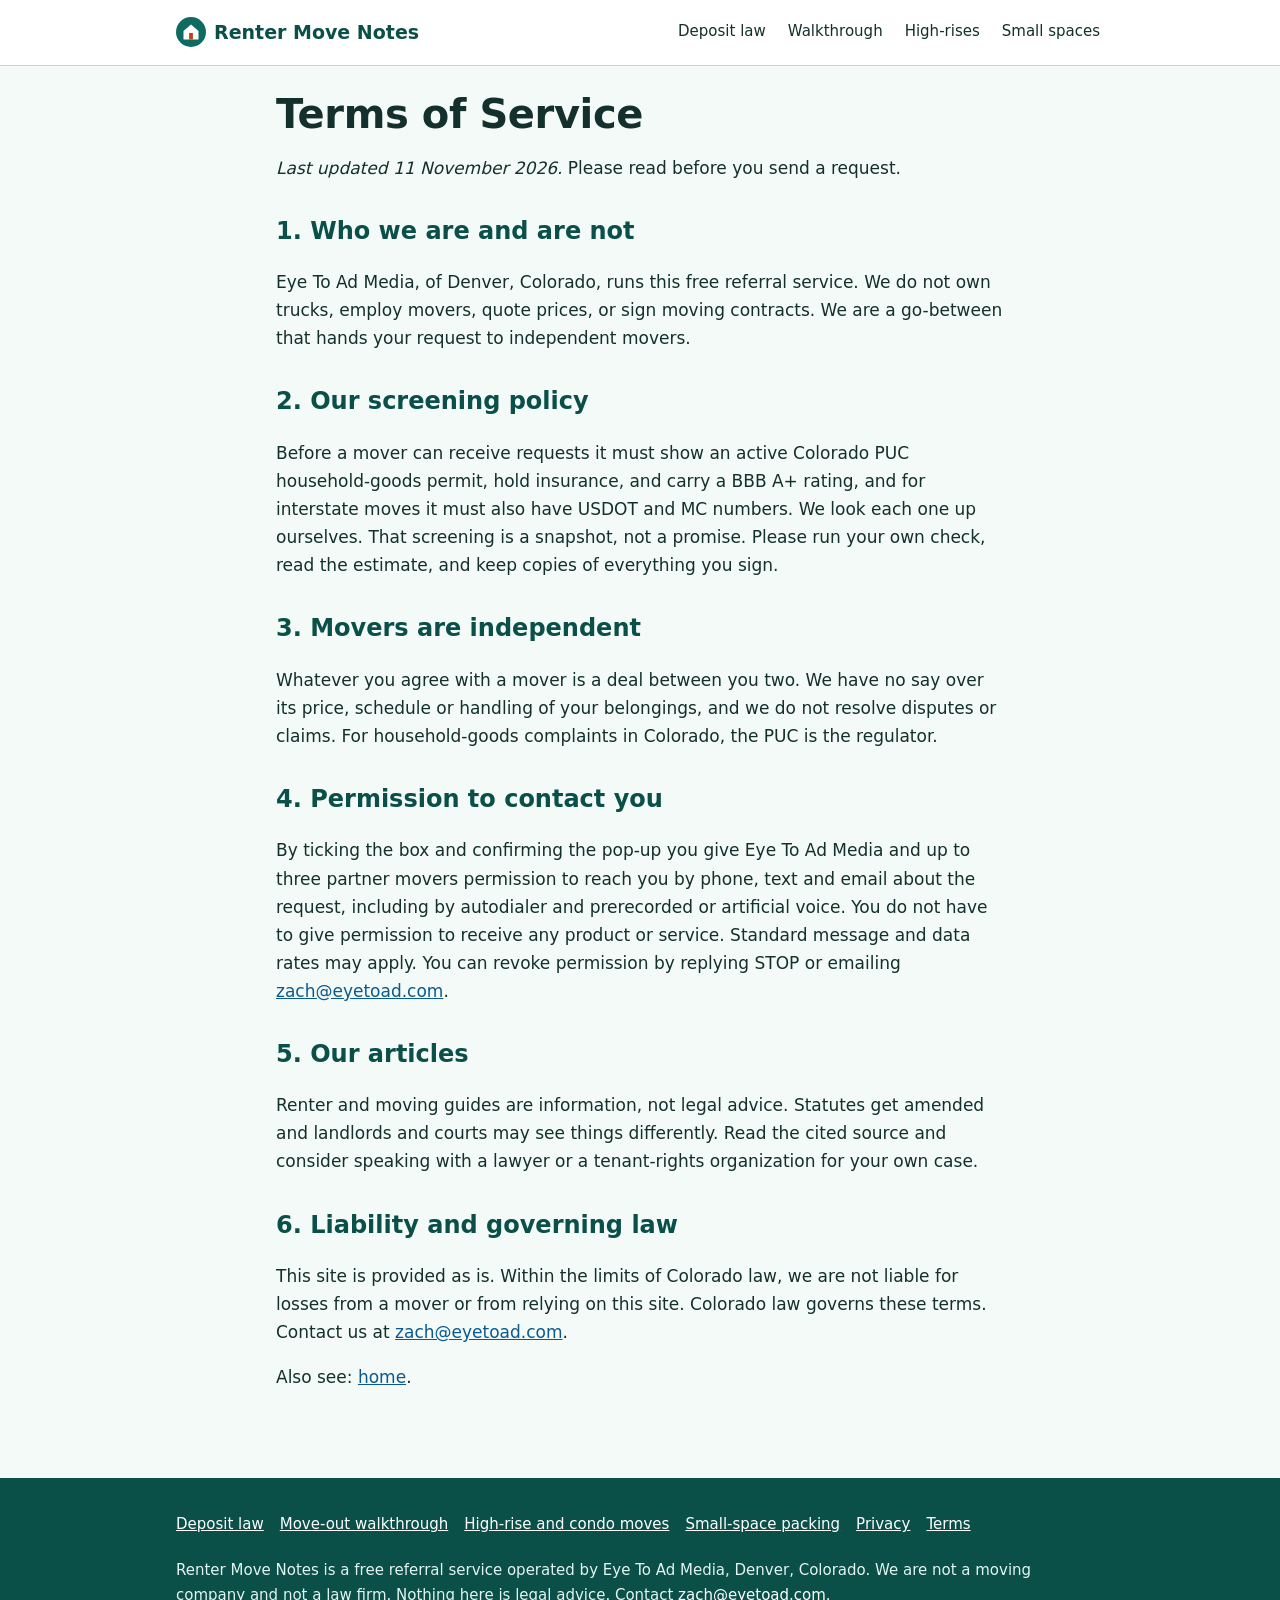
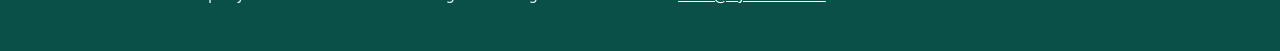
<file: terms/index.html>
<!doctype html>
<html lang="en">
<head>
<meta charset="utf-8">
<meta name="viewport" content="width=device-width,initial-scale=1">
<meta http-equiv="Content-Security-Policy" content="default-src 'self'; script-src 'self'; style-src 'self'; img-src 'self' data:; form-action 'none'; base-uri 'self'; object-src 'none'; upgrade-insecure-requests">
<meta name="referrer" content="strict-origin-when-cross-origin">
<title>Terms of Service | Renter Move Notes</title>
<meta name="description" content="Privacy and terms for the referral request form on bestdenvermover.com.">
<meta name="robots" content="noindex,follow">
<link rel="canonical" href="https://bestdenvermover.com/terms/">
<link rel="icon" href="/assets/icon.svg" type="image/svg+xml">
<link rel="stylesheet" href="/assets/site.css">
<meta property="og:type" content="website">
<meta property="og:title" content="Terms of Service | Renter Move Notes">
<meta property="og:description" content="Privacy and terms for the referral request form on bestdenvermover.com.">
<meta property="og:url" content="https://bestdenvermover.com/terms/">
<script type="application/ld+json">
{"@context": "https://schema.org", "@graph": [{"@type": "WebSite", "@id": "https://bestdenvermover.com/#site", "url": "https://bestdenvermover.com/", "name": "Renter Move Notes", "publisher": {"@id": "https://bestdenvermover.com/#org"}}, {"@type": "Organization", "@id": "https://bestdenvermover.com/#org", "name": "Eye To Ad Media", "url": "https://bestdenvermover.com/", "email": "zach@eyetoad.com", "areaServed": "Denver, Colorado"}]}
</script>
</head>
<body>
<a class="skip" href="#main">Skip to content</a>
<header class="top"><div class="in">
<a class="mark" href="/" aria-label="Best Denver Mover home"><svg width="30" height="30" viewBox="0 0 32 32" aria-hidden="true"><circle cx="16" cy="16" r="16" fill="#0f6b62"/><path d="M8 15l8-7 8 7v9H8z" fill="#fff"/><rect x="14" y="17" width="4" height="7" fill="#c2410c"/></svg>Renter Move Notes</a>
<nav aria-label="Main"><a href="/security-deposit-law/">Deposit law</a><a href="/move-out-walkthrough/">Walkthrough</a><a href="/high-rise-and-condo/">High-rises</a><a href="/small-space-packing/">Small spaces</a></nav>
</div></header>
<main id="main">
<div class="legal art post doc"><h1>Terms of Service</h1>
<p><em>Last updated 11 November 2026.</em> Please read before you send a request.</p>
<h2>1. Who we are and are not</h2>
<p>Eye To Ad Media, of Denver, Colorado, runs this free referral service. We do not own trucks, employ movers, quote prices, or sign moving contracts. We are a go-between that hands your request to independent movers.</p>
<h2>2. Our screening policy</h2>
<p>Before a mover can receive requests it must show an active Colorado PUC household-goods permit, hold insurance, and carry a BBB A+ rating, and for interstate moves it must also have USDOT and MC numbers. We look each one up ourselves. That screening is a snapshot, not a promise. Please run your own check, read the estimate, and keep copies of everything you sign.</p>
<h2>3. Movers are independent</h2>
<p>Whatever you agree with a mover is a deal between you two. We have no say over its price, schedule or handling of your belongings, and we do not resolve disputes or claims. For household-goods complaints in Colorado, the PUC is the regulator.</p>
<h2>4. Permission to contact you</h2>
<p>By ticking the box and confirming the pop-up you give Eye To Ad Media and up to three partner movers permission to reach you by phone, text and email about the request, including by autodialer and prerecorded or artificial voice. You do not have to give permission to receive any product or service. Standard message and data rates may apply. You can revoke permission by replying STOP or emailing <a href="mailto:zach@eyetoad.com">zach@eyetoad.com</a>.</p>
<h2>5. Our articles</h2>
<p>Renter and moving guides are information, not legal advice. Statutes get amended and landlords and courts may see things differently. Read the cited source and consider speaking with a lawyer or a tenant-rights organization for your own case.</p>
<h2>6. Liability and governing law</h2>
<p>This site is provided as is. Within the limits of Colorado law, we are not liable for losses from a mover or from relying on this site. Colorado law governs these terms. Contact us at <a href="mailto:zach@eyetoad.com">zach@eyetoad.com</a>.</p><p>Also see: <a href="/">home</a>.</p></div>
</main>
<footer class="foot"><div class="wrap">
<ul class="links"><li><a href="/security-deposit-law/">Deposit law</a></li><li><a href="/move-out-walkthrough/">Move-out walkthrough</a></li><li><a href="/high-rise-and-condo/">High-rise and condo moves</a></li><li><a href="/small-space-packing/">Small-space packing</a></li><li><a href="/privacy/">Privacy</a></li><li><a href="/terms/">Terms</a></li></ul>
<p>Renter Move Notes is a free referral service operated by Eye To Ad Media, Denver, Colorado. We are not a moving company and not a law firm. Nothing here is legal advice. Contact <a href="mailto:zach@eyetoad.com">zach@eyetoad.com</a>.</p>
</div></footer>

</body>
</html>
</file>
<file: assets/site.css>
:root{--bg:#f3faf8;--ink:#14302c;--teal:#0f6b62;--teal-d:#0a4f48;--coral:#c2410c;--soft:#dff2ee;--line:#b9dad3;--white:#fff}
*{box-sizing:border-box}
html{-webkit-text-size-adjust:100%}
body{margin:0;background:var(--bg);color:var(--ink);font:17px/1.65 system-ui,-apple-system,"Segoe UI",Roboto,Arial,sans-serif}
a{color:#0b5a8f}
a:focus-visible,button:focus-visible,input:focus-visible,select:focus-visible{outline:3px solid var(--coral);outline-offset:2px}
.skip{position:absolute;left:-999px;top:0;background:#fff;padding:8px 12px;z-index:9}
.skip:focus{left:8px}
.top{background:var(--white);border-bottom:1px solid var(--line)}
.top .in{max-width:960px;margin:0 auto;padding:10px 16px;display:flex;flex-wrap:wrap;gap:6px 18px;align-items:center;justify-content:space-between}
.mark{display:flex;gap:8px;align-items:center;text-decoration:none;color:var(--teal-d);font-weight:800;font-size:19px;min-height:44px}
.top nav{display:flex;flex-wrap:wrap;gap:2px 14px}
.top nav a{color:var(--ink);text-decoration:none;padding:9px 4px;font-size:15px;border-bottom:2px solid transparent}
.top nav a:hover{border-bottom-color:var(--coral)}
.wrap{max-width:960px;margin:0 auto;padding:0 16px}
.hero{text-align:center;padding:38px 0 12px}
.hero .pill{display:inline-block;background:var(--soft);color:var(--teal-d);font-weight:700;font-size:14px;padding:4px 14px;border-radius:99px}
.hero h1{font-size:clamp(30px,6.5vw,50px);line-height:1.08;margin:14px auto 12px;max-width:17em;letter-spacing:-.02em}
.hero p{max-width:40em;margin:0 auto 12px;font-size:18px}
.sheet-form{background:var(--white);border:2px solid var(--teal);border-radius:20px;padding:22px 20px;max-width:640px;margin:22px auto 8px;text-align:left;box-shadow:0 10px 0 var(--soft)}
.sheet-form h2{margin:0 0 4px;font-size:23px;color:var(--teal-d)}
.sheet-sub{margin:0 0 12px;font-size:15px;color:#35514c}
.sheet-form label{display:block;font-weight:600;font-size:15px;margin:11px 0 3px}
.sheet-form input[type=text],.sheet-form input[type=tel],.sheet-form input[type=email],.sheet-form input[type=date],.sheet-form select{width:100%;font:inherit;font-size:16px;padding:11px 12px;border:1.5px solid #6c8d87;border-radius:10px;min-height:46px;background:#fff;color:var(--ink)}
.opt{font-weight:400;color:#46605b}
.sheet-consent{display:flex;gap:10px;align-items:flex-start;margin-top:14px;background:#f3faf8;padding:10px;border-radius:10px}
.sheet-consent input{width:22px;height:22px;margin-top:3px;flex:none}
.sheet-consent label{font-weight:400;font-size:14px;line-height:1.45;margin:0}
.sheet-btn{width:100%;margin-top:14px;background:var(--coral);color:#fff;border:0;border-radius:99px;font-weight:800;font-size:18px;padding:14px;cursor:pointer;min-height:50px}
.sheet-btn:hover{background:#9a3412}
.sheet-btn:disabled{opacity:.6}
.sheet-done{background:#fff;border:2px solid var(--teal);border-radius:20px;padding:22px;max-width:640px;margin:22px auto;text-align:left}
.form-msg{margin:10px 0 0;font-size:15px;color:#14652c}
.form-msg.bad{color:#a11212;font-weight:700}
.hp{position:absolute;left:-5000px;width:1px;height:1px;overflow:hidden}
.fine{max-width:640px;margin:8px auto 0;font-size:14px;color:#35514c;text-align:left}
.cards{display:grid;gap:16px;grid-template-columns:repeat(auto-fit,minmax(220px,1fr));margin:20px 0 6px;padding:0;list-style:none}
.cards li{background:var(--white);border:1px solid var(--line);border-radius:16px;padding:16px}
.cards a.t{font-weight:800;font-size:18px;color:var(--teal-d);text-decoration:none;display:block;min-height:28px}
.cards a.t:hover{text-decoration:underline}
.cards p{margin:6px 0 0;font-size:15px}
h2.sec{font-size:27px;margin:38px 0 8px;color:var(--teal-d)}
.clock{display:grid;gap:12px;grid-template-columns:repeat(auto-fit,minmax(200px,1fr));margin:12px 0}
.clock div{background:var(--soft);border-radius:14px;padding:14px}
.clock b{display:block;color:var(--coral);font-size:15px;text-transform:uppercase;letter-spacing:.05em}
.post{max-width:720px;margin:0 auto;padding:6px 16px 44px}
.post h1{font-size:clamp(28px,5.5vw,40px);line-height:1.12;margin:26px 0 8px;letter-spacing:-.01em}
.post h2{font-size:24px;margin:30px 0 8px;color:var(--teal-d)}
.post .lede{font-size:19px}
.callout{background:var(--white);border:2px dashed var(--teal);border-radius:14px;padding:12px 16px;margin:16px 0}
.heads-up{background:#fff3e8;border-left:6px solid var(--coral);padding:12px 16px;border-radius:0 12px 12px 0;margin:16px 0}
table{border-collapse:collapse;width:100%;background:#fff;margin:12px 0;font-size:16px;border-radius:10px;overflow:hidden}
th,td{border:1px solid var(--line);padding:8px 10px;text-align:left;vertical-align:top}
th{background:var(--soft)}
.srcs{font-size:15px;border-top:1px solid var(--line);margin-top:30px;padding-top:12px}
.srcs ul{padding-left:20px}
.crumb{font-size:14px;margin:18px 0 0}
.agree-dlg{max-width:500px;width:calc(100% - 32px);border:2px solid var(--teal);border-radius:20px;padding:22px;color:var(--ink)}
.agree-dlg::backdrop{background:rgba(10,79,72,.6)}
.agree-dlg h2{font-size:21px;margin:0 0 8px}
.agree-dlg ul{padding-left:20px}
.agree-actions{display:flex;gap:10px;flex-wrap:wrap;margin-top:10px}
.agree-yes{background:var(--coral);color:#fff;border:0;border-radius:99px;padding:12px 20px;font:inherit;font-weight:800;cursor:pointer;min-height:46px}
.agree-no{background:#fff;color:var(--ink);border:1.5px solid #6c8d87;border-radius:99px;padding:12px 20px;font:inherit;cursor:pointer;min-height:46px}
footer.foot{background:var(--teal-d);color:#e3f4f0;padding:28px 0;margin-top:30px;font-size:15px}
footer.foot a{color:#fff}
footer.foot .links{display:flex;flex-wrap:wrap;gap:4px 16px;margin:0 0 10px;padding:0;list-style:none}
footer.foot .links a{display:inline-block;padding:6px 0}
.legal{max-width:760px;margin:0 auto;padding:0 16px 40px}
</file>
